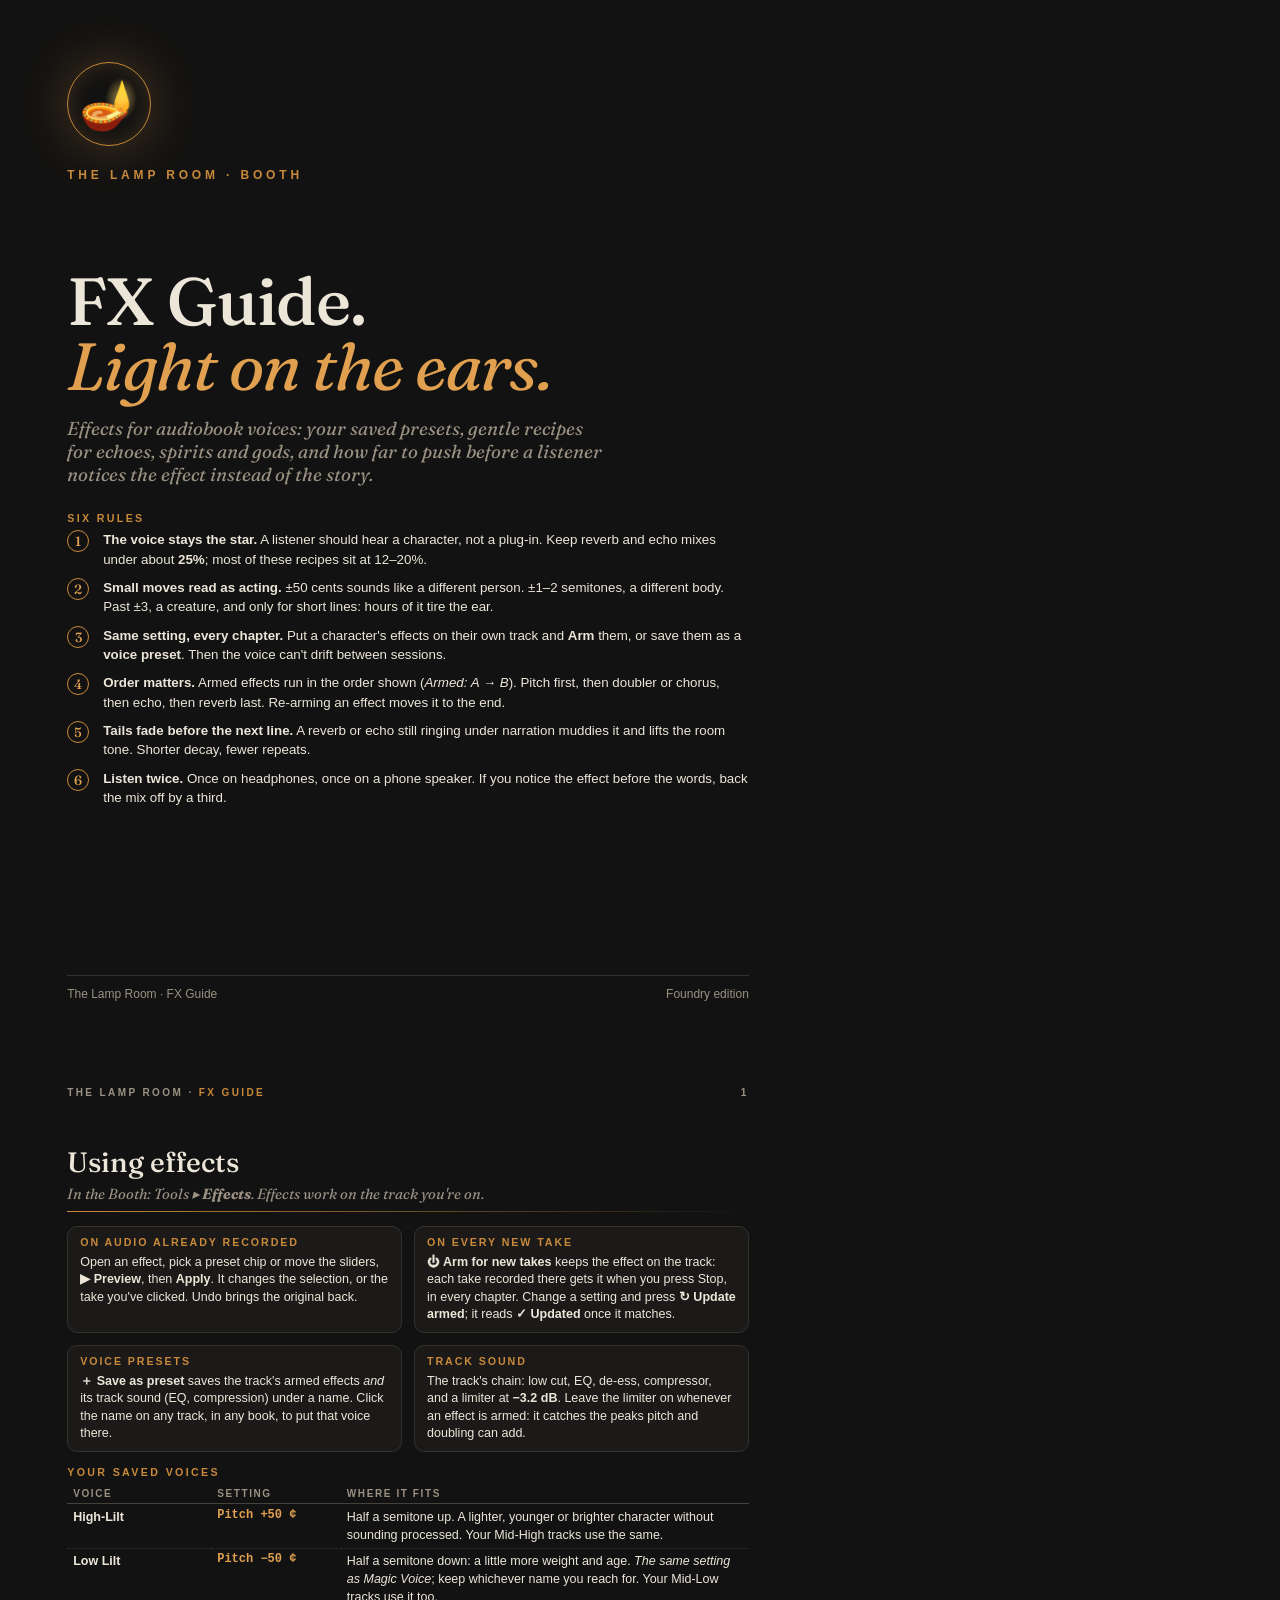
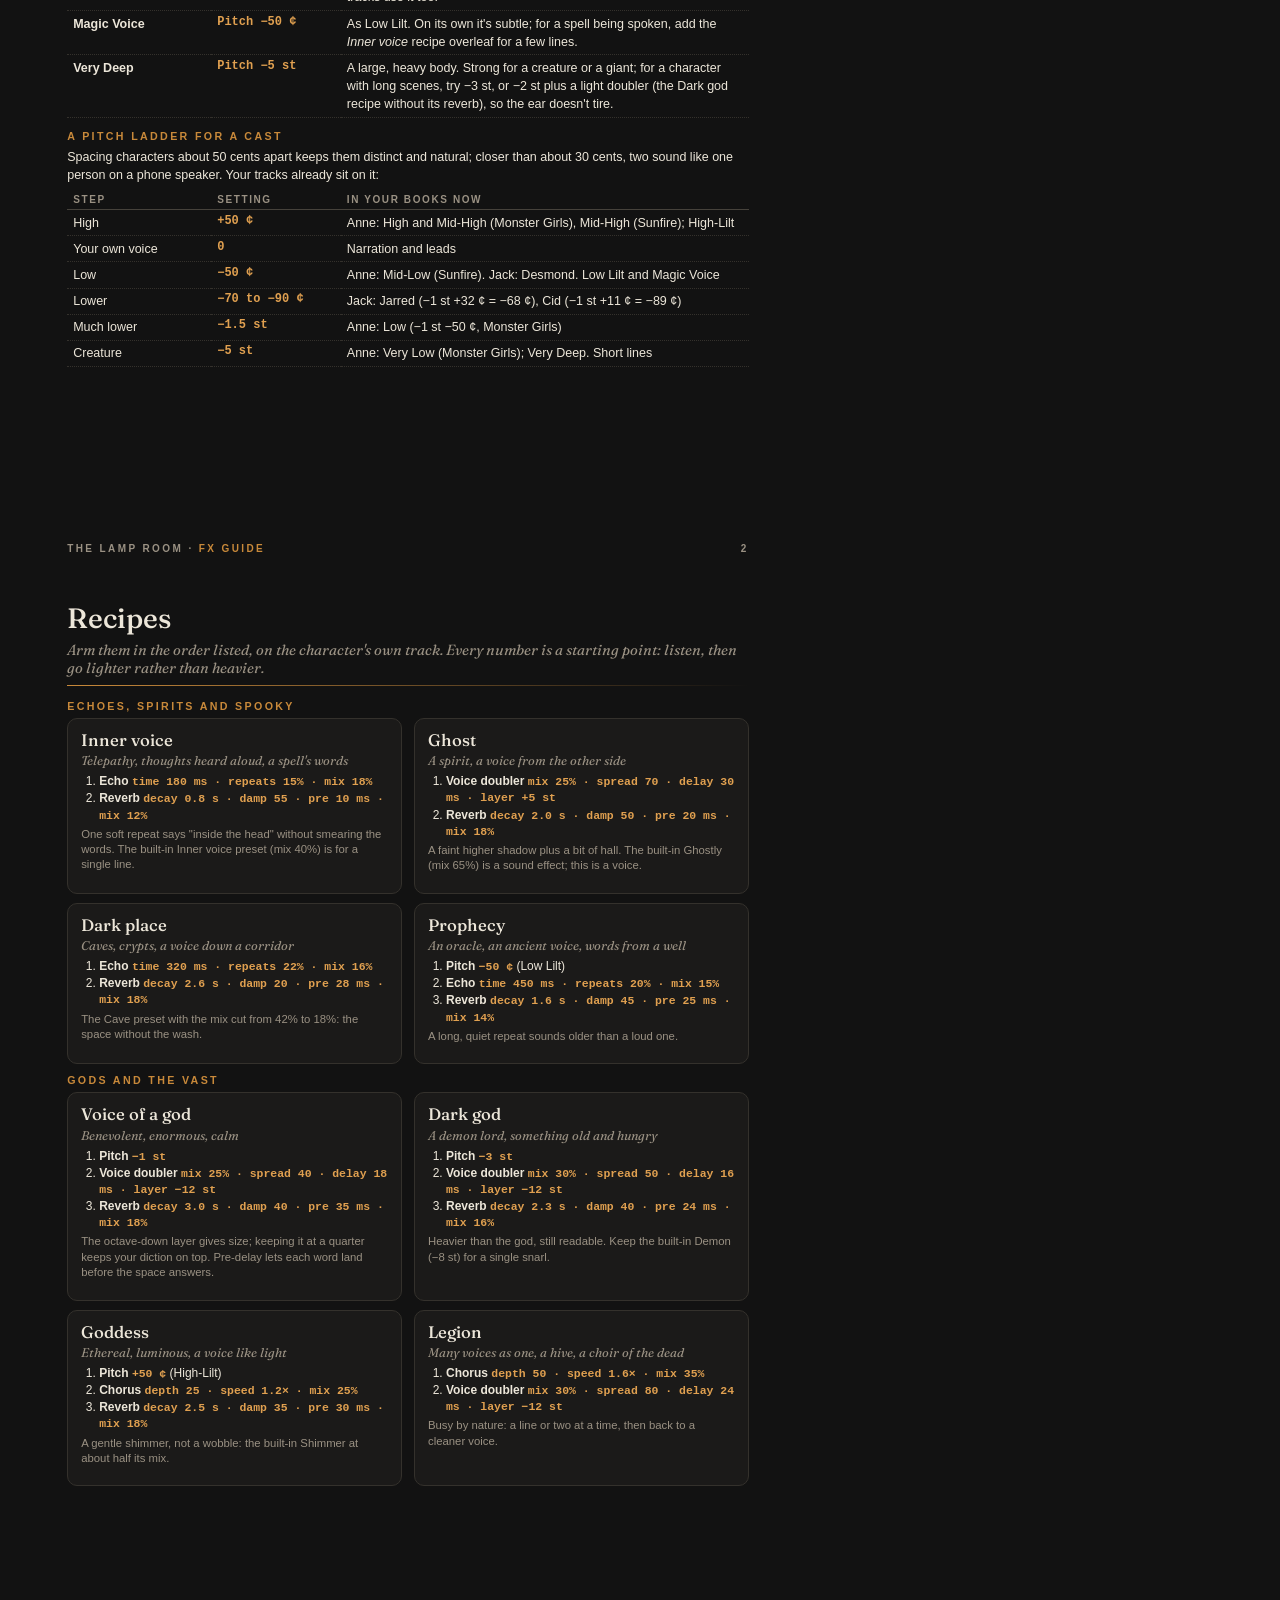
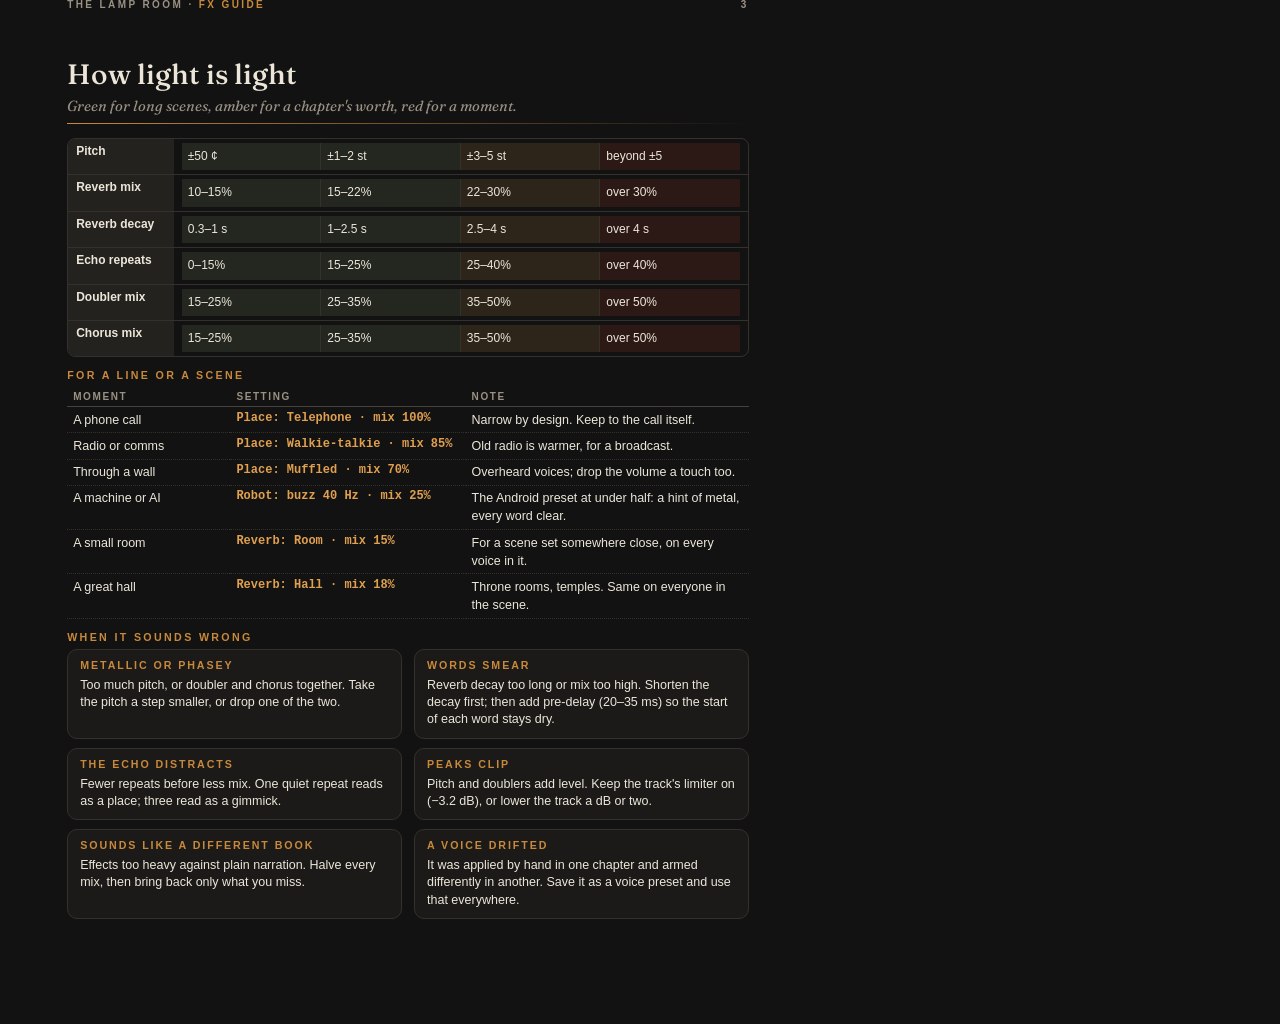
<file: guide/src/fx.html>
<!DOCTYPE html>
<html lang="en"><head><meta charset="utf-8"><title>The Lamp Room — FX Guide</title>
<link rel="stylesheet" href="print.css">
<style>
  @page { size: Letter; margin: 0; }
  .page { width: 8.5in; height: 11in; padding: .65in .7in .55in; position: relative; page-break-after: always; break-after: page; overflow: hidden; }
  .page:last-child { page-break-after: auto; break-after: auto; }
  .cover { display: flex; flex-direction: column; justify-content: space-between; }
  .mark { font: 600 9pt var(--sans); letter-spacing: .32em; text-transform: uppercase; color: var(--brass); }
  .cover h1 { font-size: 50pt; line-height: .98; letter-spacing: -.02em; margin-top: .9in; }
  .cover h1 i { color: var(--brass-hi); font-weight: 400; }
  .cover .sub { font: italic 400 14pt var(--serif); color: var(--muted); margin-top: 18px; max-width: 5.6in; }
  .lamp { width: 84px; height: 84px; border: 1px solid var(--brass); border-radius: 50%; display: grid; place-items: center; font-size: 36pt; box-shadow: 0 0 60px -10px #c8893a88, inset 0 0 30px -10px #c8893a66; }
  .foot { font-size: 9pt; color: var(--muted); display: flex; justify-content: space-between; border-top: 1px solid var(--line); padding-top: 10px; }
  .runhead { position: absolute; top: .32in; left: .7in; right: .7in; display: flex; justify-content: space-between; font: 600 7.5pt var(--sans); letter-spacing: .24em; text-transform: uppercase; color: var(--muted); }
  .runhead b { color: var(--brass); font-weight: 600; }
  h2 { font-size: 21pt; margin-bottom: 2px; } .lead { font: italic 400 11pt var(--serif); color: var(--muted); margin: 0 0 4px; }
  .tip { border-left: 2px solid var(--brass); padding: 6px 12px; margin: 8px 0 0; font-size: 9.5pt; color: #d6cfc1; background: #ffffff06; border-radius: 0 6px 6px 0; }
  .grid2 { display: grid; grid-template-columns: 1fr 1fr; gap: 12px; }
  .card { background: var(--panel); border: 1px solid var(--line); border-radius: 10px; padding: 9px 12px; break-inside: avoid; font-size: 9.4pt; line-height: 1.38; }
  .card h3 { font: 600 8pt var(--sans); letter-spacing: .18em; text-transform: uppercase; color: var(--brass); margin-bottom: 6px; }
  .rules { margin: 0; padding: 0; list-style: none; }
  .rules li { display: grid; grid-template-columns: 26px 1fr; gap: 10px; margin: 0 0 9px; font-size: 10pt; }
  .rules li b.n { width: 22px; height: 22px; border-radius: 50%; border: 1px solid var(--brass); color: var(--brass-hi); display: grid; place-items: center; font: 500 10pt var(--serif); }
  table { width: 100%; border-collapse: collapse; font-size: 9.4pt; }
  th { text-align: left; font: 600 7.5pt var(--sans); letter-spacing: .16em; text-transform: uppercase; color: var(--muted); padding: 4px 6px; border-bottom: 1px solid var(--line2); }
  td { padding: 3.5px 6px; border-bottom: 1px dotted var(--line); vertical-align: top; }
  td.v { font: 600 9pt var(--mono); color: var(--brass-hi); white-space: nowrap; }
  .recipe { background: var(--panel); border: 1px solid var(--line); border-radius: 10px; padding: 9px 13px 8px; break-inside: avoid; }
  .recipe h3 { font-size: 12.5pt; margin: 0 0 1px; }
  .recipe .use { font: italic 400 9.5pt var(--serif); color: var(--muted); margin: 0 0 5px; }
  .recipe ol { margin: 0; padding-left: 18px; font-size: 9pt; line-height: 1.35; } .recipe li { margin: 1px 0; }
  .recipe li b { color: var(--ink); } .recipe .set { font: 600 8.6pt var(--mono); color: var(--brass-hi); }
  .recipe .why { font-size: 8.5pt; line-height: 1.35; color: var(--muted); margin-top: 4px; }
  .sec { font: 600 8pt var(--sans); letter-spacing: .22em; text-transform: uppercase; color: var(--brass); margin: 12px 0 6px; }
  .grid2.r { gap: 9px 12px; }
  .meter { display: grid; grid-template-columns: 1.1in 1fr; gap: 0; border: 1px solid var(--line); border-radius: 8px; overflow: hidden; font-size: 9pt; margin-bottom: 8px; }
  .meter div { padding: 4px 8px; border-bottom: 1px solid var(--line); } .meter div:nth-last-child(-n+2) { border-bottom: 0; }
  .meter .k { background: var(--panel2); font-weight: 600; }
  .band { display: grid; grid-template-columns: repeat(4, 1fr); }
  .band span { padding: 5px 6px; border-right: 1px solid var(--line); } .band span:last-child { border-right: 0; }
  .ok { background: #8fae7a22; } .mid { background: #d9a04a22; } .hot { background: #c0472f26; }
</style></head>
<body class="grain">

<!-- cover: the ground rules -->
<div class="page cover">
  <div>
    <div class="lamp">🪔</div>
    <div class="mark" style="margin-top:22px">The Lamp Room · Booth</div>
    <h1>FX Guide.<br><i>Light on the ears.</i></h1>
    <p class="sub">Effects for audiobook voices: your saved presets, gentle recipes for echoes, spirits and gods, and how far to push before a listener notices the effect instead of the story.</p>
    <div class="sec" style="margin-top:26px">Six rules</div>
    <ul class="rules">
      <li><b class="n">1</b><div><b>The voice stays the star.</b> A listener should hear a character, not a plug-in. Keep reverb and echo mixes under about <b class="t">25%</b>; most of these recipes sit at 12–20%.</div></li>
      <li><b class="n">2</b><div><b>Small moves read as acting.</b> ±50 cents sounds like a different person. ±1–2 semitones, a different body. Past ±3, a creature, and only for short lines: hours of it tire the ear.</div></li>
      <li><b class="n">3</b><div><b>Same setting, every chapter.</b> Put a character's effects on their own track and <b>Arm</b> them, or save them as a <b>voice preset</b>. Then the voice can't drift between sessions.</div></li>
      <li><b class="n">4</b><div><b>Order matters.</b> Armed effects run in the order shown (<i>Armed: A → B</i>). Pitch first, then doubler or chorus, then echo, then reverb last. Re-arming an effect moves it to the end.</div></li>
      <li><b class="n">5</b><div><b>Tails fade before the next line.</b> A reverb or echo still ringing under narration muddies it and lifts the room tone. Shorter decay, fewer repeats.</div></li>
      <li><b class="n">6</b><div><b>Listen twice.</b> Once on headphones, once on a phone speaker. If you notice the effect before the words, back the mix off by a third.</div></li>
    </ul>
  </div>
  <div class="foot"><span>The Lamp Room · FX Guide</span><span>Foundry edition</span></div>
</div>

<!-- how to use, and your voices -->
<div class="page">
  <div class="runhead"><span>The Lamp Room · <b>FX Guide</b></span><span>1</span></div>
  <div style="margin-top:.25in">
    <h2>Using effects</h2><p class="lead">In the Booth: Tools ▸ <b>Effects</b>. Effects work on the track you're on.</p><div class="rule"></div>
    <div class="grid2">
      <div class="card"><h3>On audio already recorded</h3>Open an effect, pick a preset chip or move the sliders, <b>▶ Preview</b>, then <b>Apply</b>. It changes the selection, or the take you've clicked. Undo brings the original back.</div>
      <div class="card"><h3>On every new take</h3><b>⏻ Arm for new takes</b> keeps the effect on the track: each take recorded there gets it when you press Stop, in every chapter. Change a setting and press <b>↻ Update armed</b>; it reads <b>✓ Updated</b> once it matches.</div>
      <div class="card"><h3>Voice presets</h3><b>＋ Save as preset</b> saves the track's armed effects <i>and</i> its track sound (EQ, compression) under a name. Click the name on any track, in any book, to put that voice there.</div>
      <div class="card"><h3>Track sound</h3>The track's chain: low cut, EQ, de-ess, compressor, and a limiter at <b>−3.2 dB</b>. Leave the limiter on whenever an effect is armed: it catches the peaks pitch and doubling can add.</div>
    </div>

    <div class="sec" style="margin-top:14px">Your saved voices</div>
    <table>
      <tr><th style="width:1.5in">Voice</th><th style="width:1.35in">Setting</th><th>Where it fits</th></tr>
      <tr><td><b>High-Lilt</b></td><td class="v">Pitch +50 ¢</td><td>Half a semitone up. A lighter, younger or brighter character without sounding processed. Your Mid-High tracks use the same.</td></tr>
      <tr><td><b>Low Lilt</b></td><td class="v">Pitch −50 ¢</td><td>Half a semitone down: a little more weight and age. <i>The same setting as Magic Voice</i>; keep whichever name you reach for. Your Mid-Low tracks use it too.</td></tr>
      <tr><td><b>Magic Voice</b></td><td class="v">Pitch −50 ¢</td><td>As Low Lilt. On its own it's subtle; for a spell being spoken, add the <i>Inner voice</i> recipe overleaf for a few lines.</td></tr>
      <tr><td><b>Very Deep</b></td><td class="v">Pitch −5 st</td><td>A large, heavy body. Strong for a creature or a giant; for a character with long scenes, try −3 st, or −2 st plus a light doubler (the Dark god recipe without its reverb), so the ear doesn't tire.</td></tr>
    </table>

    <div class="sec" style="margin-top:12px">A pitch ladder for a cast</div>
    <p style="margin:0 0 6px;font-size:9.4pt">Spacing characters about 50 cents apart keeps them distinct and natural; closer than about 30 cents, two sound like one person on a phone speaker. Your tracks already sit on it:</p>
    <table>
      <tr><th style="width:1.5in">Step</th><th style="width:1.35in">Setting</th><th>In your books now</th></tr>
      <tr><td>High</td><td class="v">+50 ¢</td><td>Anne: High and Mid-High (Monster Girls), Mid-High (Sunfire); High-Lilt</td></tr>
      <tr><td>Your own voice</td><td class="v">0</td><td>Narration and leads</td></tr>
      <tr><td>Low</td><td class="v">−50 ¢</td><td>Anne: Mid-Low (Sunfire). Jack: Desmond. Low Lilt and Magic Voice</td></tr>
      <tr><td>Lower</td><td class="v">−70 to −90 ¢</td><td>Jack: Jarred (−1 st +32 ¢ = −68 ¢), Cid (−1 st +11 ¢ = −89 ¢)</td></tr>
      <tr><td>Much lower</td><td class="v">−1.5 st</td><td>Anne: Low (−1 st −50 ¢, Monster Girls)</td></tr>
      <tr><td>Creature</td><td class="v">−5 st</td><td>Anne: Very Low (Monster Girls); Very Deep. Short lines</td></tr>
    </table>
  </div>
</div>

<!-- recipes -->
<div class="page">
  <div class="runhead"><span>The Lamp Room · <b>FX Guide</b></span><span>2</span></div>
  <div style="margin-top:.25in">
    <h2>Recipes</h2><p class="lead">Arm them in the order listed, on the character's own track. Every number is a starting point: listen, then go lighter rather than heavier.</p><div class="rule"></div>

    <div class="sec">Echoes, spirits and spooky</div>
    <div class="grid2 r">
      <div class="recipe"><h3>Inner voice</h3><p class="use">Telepathy, thoughts heard aloud, a spell's words</p>
        <ol><li><b>Echo</b> <span class="set">time 180 ms · repeats 15% · mix 18%</span></li><li><b>Reverb</b> <span class="set">decay 0.8 s · damp 55 · pre 10 ms · mix 12%</span></li></ol>
        <p class="why">One soft repeat says "inside the head" without smearing the words. The built-in Inner voice preset (mix 40%) is for a single line.</p></div>
      <div class="recipe"><h3>Ghost</h3><p class="use">A spirit, a voice from the other side</p>
        <ol><li><b>Voice doubler</b> <span class="set">mix 25% · spread 70 · delay 30 ms · layer +5 st</span></li><li><b>Reverb</b> <span class="set">decay 2.0 s · damp 50 · pre 20 ms · mix 18%</span></li></ol>
        <p class="why">A faint higher shadow plus a bit of hall. The built-in Ghostly (mix 65%) is a sound effect; this is a voice.</p></div>
      <div class="recipe"><h3>Dark place</h3><p class="use">Caves, crypts, a voice down a corridor</p>
        <ol><li><b>Echo</b> <span class="set">time 320 ms · repeats 22% · mix 16%</span></li><li><b>Reverb</b> <span class="set">decay 2.6 s · damp 20 · pre 28 ms · mix 18%</span></li></ol>
        <p class="why">The Cave preset with the mix cut from 42% to 18%: the space without the wash.</p></div>
      <div class="recipe"><h3>Prophecy</h3><p class="use">An oracle, an ancient voice, words from a well</p>
        <ol><li><b>Pitch</b> <span class="set">−50 ¢</span> (Low Lilt)</li><li><b>Echo</b> <span class="set">time 450 ms · repeats 20% · mix 15%</span></li><li><b>Reverb</b> <span class="set">decay 1.6 s · damp 45 · pre 25 ms · mix 14%</span></li></ol>
        <p class="why">A long, quiet repeat sounds older than a loud one.</p></div>
    </div>

    <div class="sec" style="margin-top:10px">Gods and the vast</div>
    <div class="grid2 r">
      <div class="recipe"><h3>Voice of a god</h3><p class="use">Benevolent, enormous, calm</p>
        <ol><li><b>Pitch</b> <span class="set">−1 st</span></li><li><b>Voice doubler</b> <span class="set">mix 25% · spread 40 · delay 18 ms · layer −12 st</span></li><li><b>Reverb</b> <span class="set">decay 3.0 s · damp 40 · pre 35 ms · mix 18%</span></li></ol>
        <p class="why">The octave-down layer gives size; keeping it at a quarter keeps your diction on top. Pre-delay lets each word land before the space answers.</p></div>
      <div class="recipe"><h3>Dark god</h3><p class="use">A demon lord, something old and hungry</p>
        <ol><li><b>Pitch</b> <span class="set">−3 st</span></li><li><b>Voice doubler</b> <span class="set">mix 30% · spread 50 · delay 16 ms · layer −12 st</span></li><li><b>Reverb</b> <span class="set">decay 2.3 s · damp 40 · pre 24 ms · mix 16%</span></li></ol>
        <p class="why">Heavier than the god, still readable. Keep the built-in Demon (−8 st) for a single snarl.</p></div>
      <div class="recipe"><h3>Goddess</h3><p class="use">Ethereal, luminous, a voice like light</p>
        <ol><li><b>Pitch</b> <span class="set">+50 ¢</span> (High-Lilt)</li><li><b>Chorus</b> <span class="set">depth 25 · speed 1.2× · mix 25%</span></li><li><b>Reverb</b> <span class="set">decay 2.5 s · damp 35 · pre 30 ms · mix 18%</span></li></ol>
        <p class="why">A gentle shimmer, not a wobble: the built-in Shimmer at about half its mix.</p></div>
      <div class="recipe"><h3>Legion</h3><p class="use">Many voices as one, a hive, a choir of the dead</p>
        <ol><li><b>Chorus</b> <span class="set">depth 50 · speed 1.6× · mix 35%</span></li><li><b>Voice doubler</b> <span class="set">mix 30% · spread 80 · delay 24 ms · layer −12 st</span></li></ol>
        <p class="why">Busy by nature: a line or two at a time, then back to a cleaner voice.</p></div>
    </div>
  </div>
</div>

<!-- limits and fixes -->
<div class="page">
  <div class="runhead"><span>The Lamp Room · <b>FX Guide</b></span><span>3</span></div>
  <div style="margin-top:.25in">
    <h2>How light is light</h2><p class="lead">Green for long scenes, amber for a chapter's worth, red for a moment.</p><div class="rule"></div>
    <div class="meter"><div class="k">Pitch</div><div class="band"><span class="ok">±50 ¢</span><span class="ok">±1–2 st</span><span class="mid">±3–5 st</span><span class="hot">beyond ±5</span></div>
      <div class="k">Reverb mix</div><div class="band"><span class="ok">10–15%</span><span class="ok">15–22%</span><span class="mid">22–30%</span><span class="hot">over 30%</span></div>
      <div class="k">Reverb decay</div><div class="band"><span class="ok">0.3–1 s</span><span class="ok">1–2.5 s</span><span class="mid">2.5–4 s</span><span class="hot">over 4 s</span></div>
      <div class="k">Echo repeats</div><div class="band"><span class="ok">0–15%</span><span class="ok">15–25%</span><span class="mid">25–40%</span><span class="hot">over 40%</span></div>
      <div class="k">Doubler mix</div><div class="band"><span class="ok">15–25%</span><span class="ok">25–35%</span><span class="mid">35–50%</span><span class="hot">over 50%</span></div>
      <div class="k">Chorus mix</div><div class="band"><span class="ok">15–25%</span><span class="ok">25–35%</span><span class="mid">35–50%</span><span class="hot">over 50%</span></div></div>

    <div class="sec" style="margin-top:12px">For a line or a scene</div>
    <table>
      <tr><th style="width:1.7in">Moment</th><th style="width:2.45in">Setting</th><th>Note</th></tr>
      <tr><td>A phone call</td><td class="v">Place: Telephone · mix 100%</td><td>Narrow by design. Keep to the call itself.</td></tr>
      <tr><td>Radio or comms</td><td class="v">Place: Walkie-talkie · mix 85%</td><td>Old radio is warmer, for a broadcast.</td></tr>
      <tr><td>Through a wall</td><td class="v">Place: Muffled · mix 70%</td><td>Overheard voices; drop the volume a touch too.</td></tr>
      <tr><td>A machine or AI</td><td class="v">Robot: buzz 40 Hz · mix 25%</td><td>The Android preset at under half: a hint of metal, every word clear.</td></tr>
      <tr><td>A small room</td><td class="v">Reverb: Room · mix 15%</td><td>For a scene set somewhere close, on every voice in it.</td></tr>
      <tr><td>A great hall</td><td class="v">Reverb: Hall · mix 18%</td><td>Throne rooms, temples. Same on everyone in the scene.</td></tr>
    </table>

    <div class="sec" style="margin-top:12px">When it sounds wrong</div>
    <div class="grid2" style="gap:9px 12px">
      <div class="card"><h3>Metallic or phasey</h3>Too much pitch, or doubler and chorus together. Take the pitch a step smaller, or drop one of the two.</div>
      <div class="card"><h3>Words smear</h3>Reverb decay too long or mix too high. Shorten the decay first; then add pre-delay (20–35 ms) so the start of each word stays dry.</div>
      <div class="card"><h3>The echo distracts</h3>Fewer repeats before less mix. One quiet repeat reads as a place; three read as a gimmick.</div>
      <div class="card"><h3>Peaks clip</h3>Pitch and doublers add level. Keep the track's limiter on (−3.2 dB), or lower the track a dB or two.</div>
      <div class="card"><h3>Sounds like a different book</h3>Effects too heavy against plain narration. Halve every mix, then bring back only what you miss.</div>
      <div class="card"><h3>A voice drifted</h3>It was applied by hand in one chapter and armed differently in another. Save it as a voice preset and use that everywhere.</div>
    </div>
  </div>
</div>
</body></html>
</file>
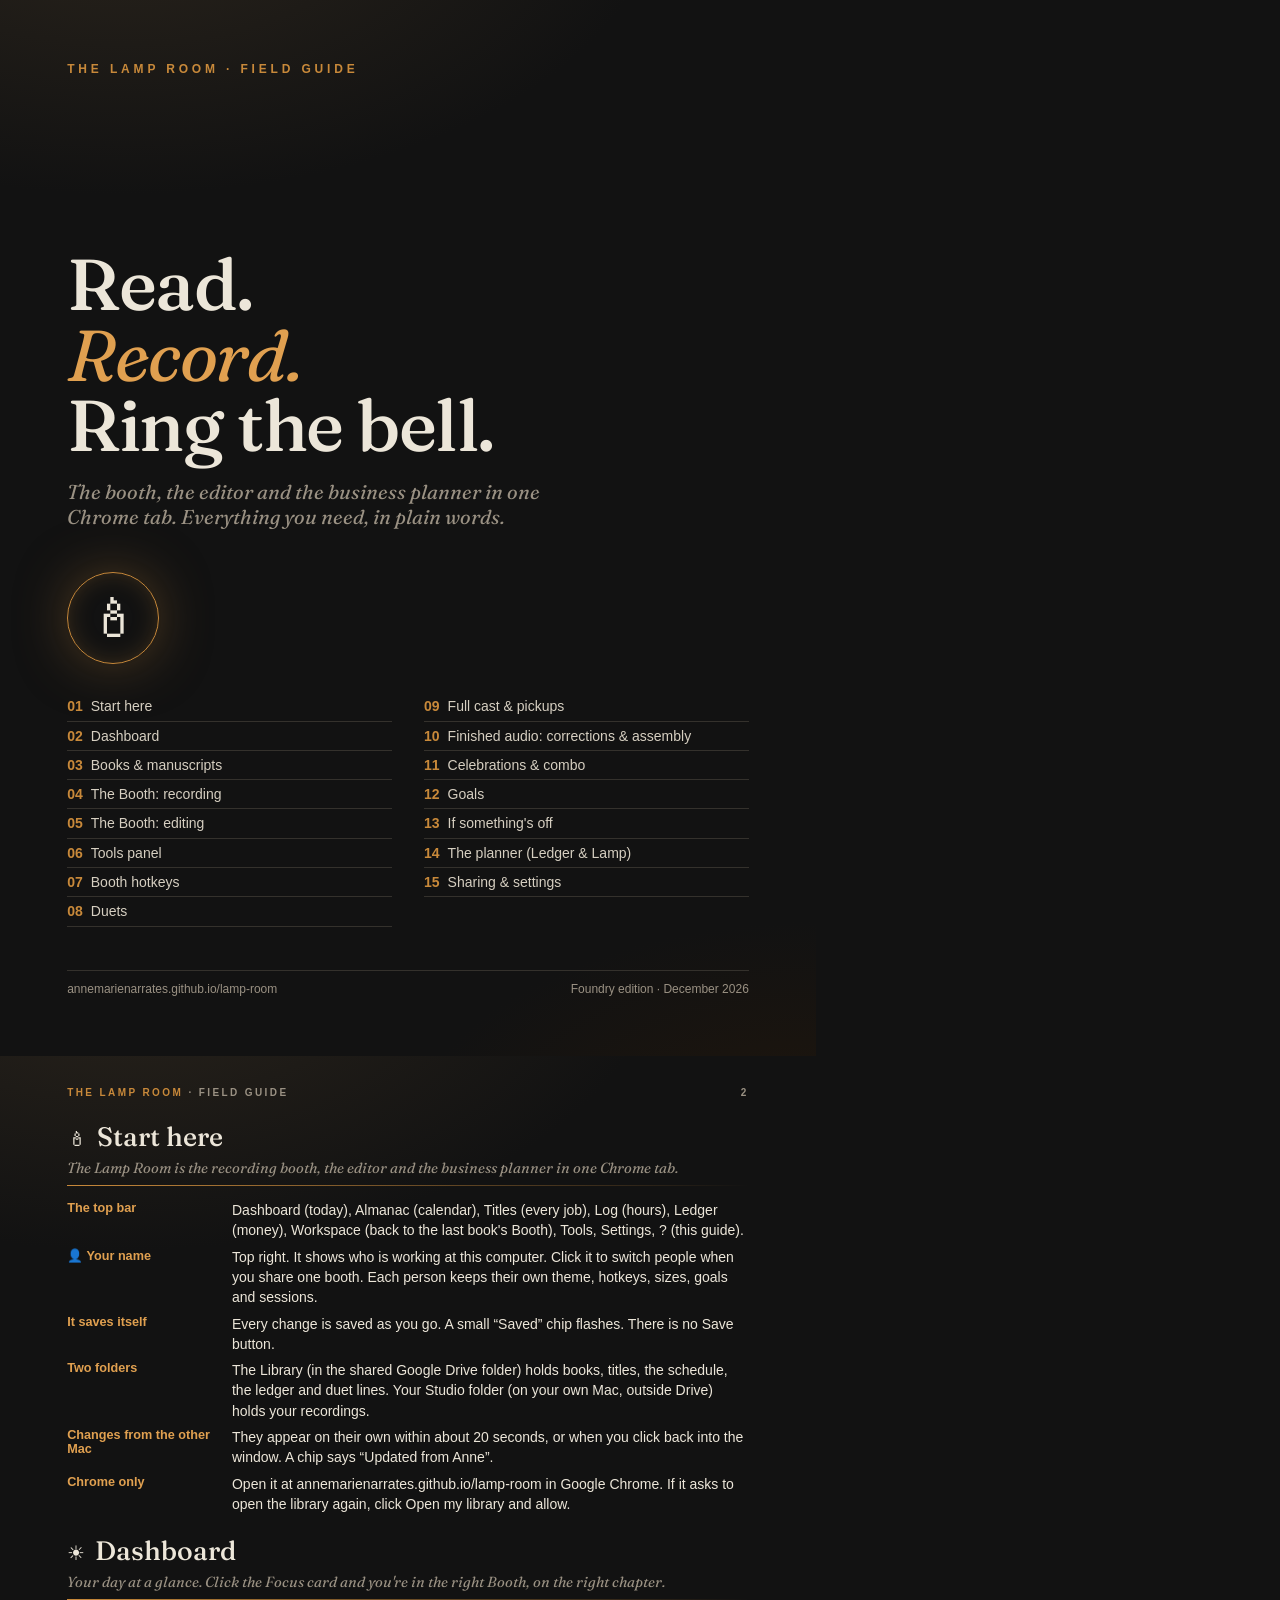
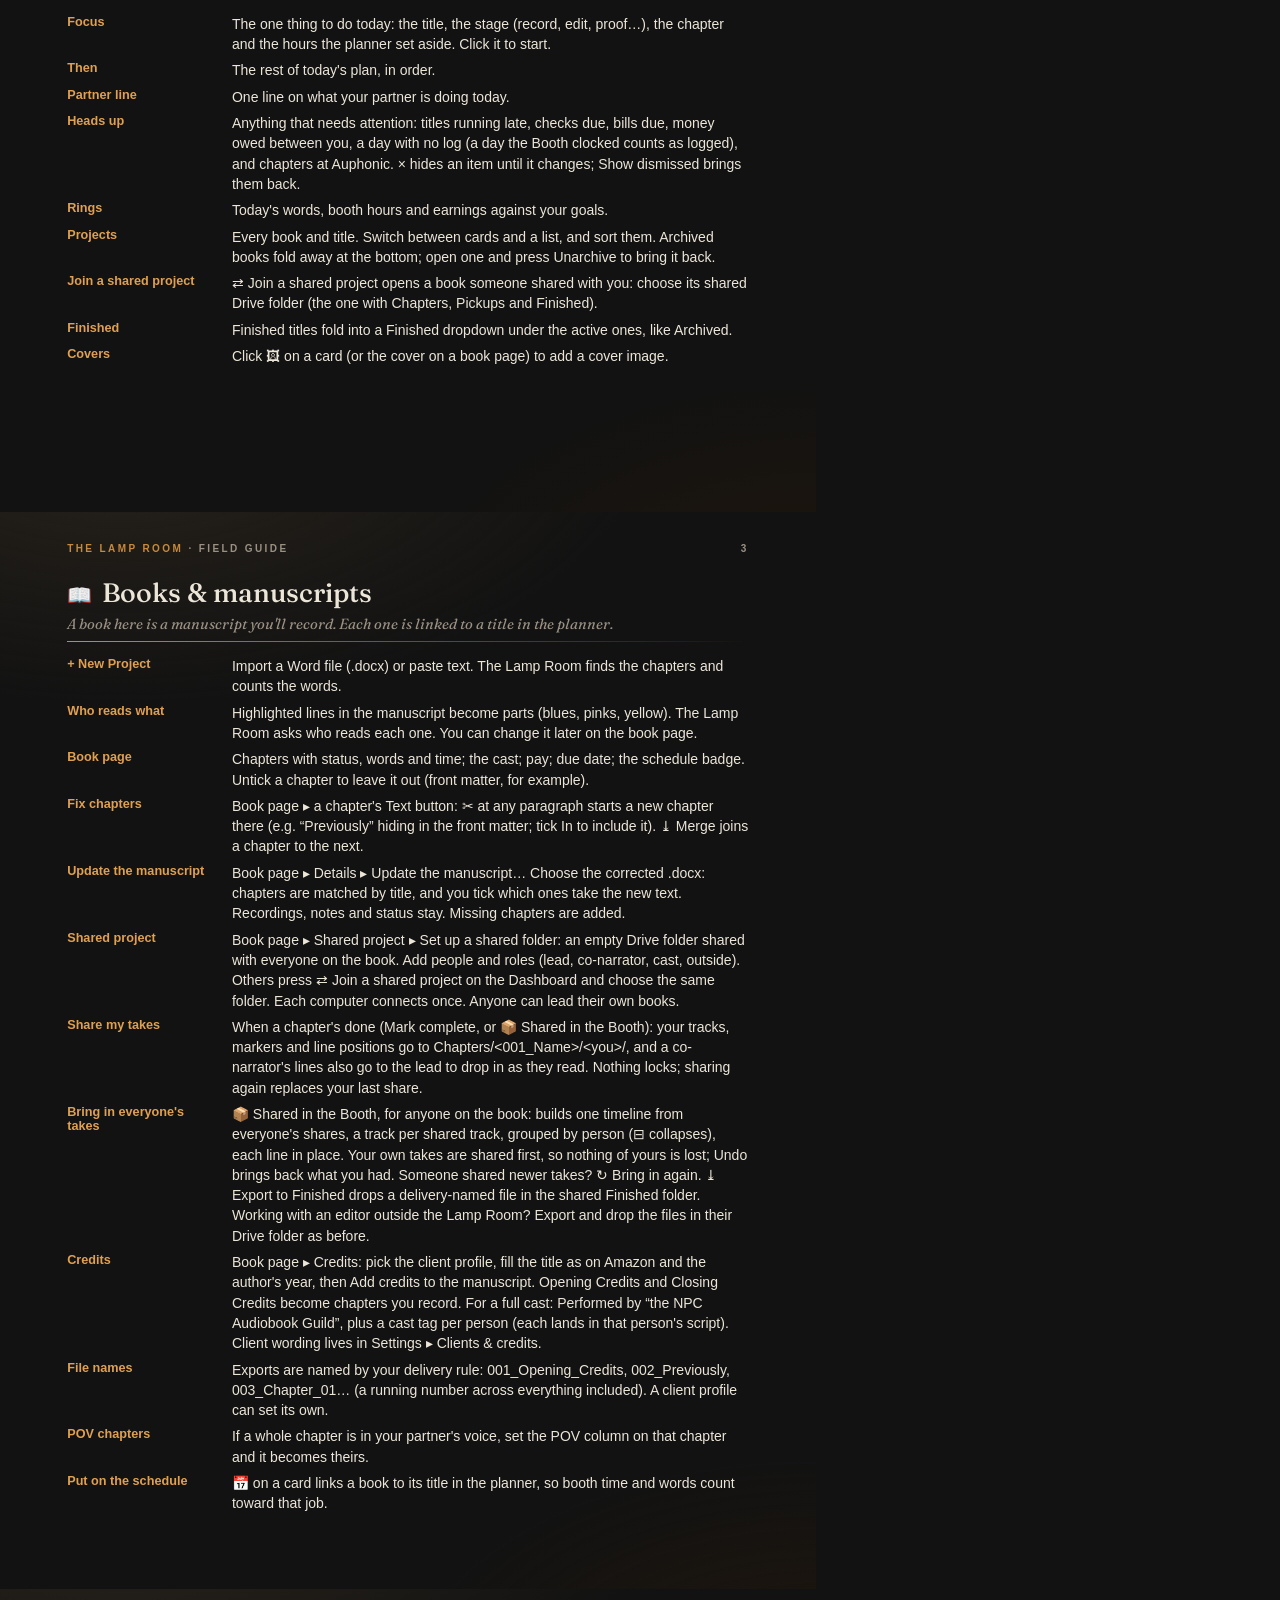
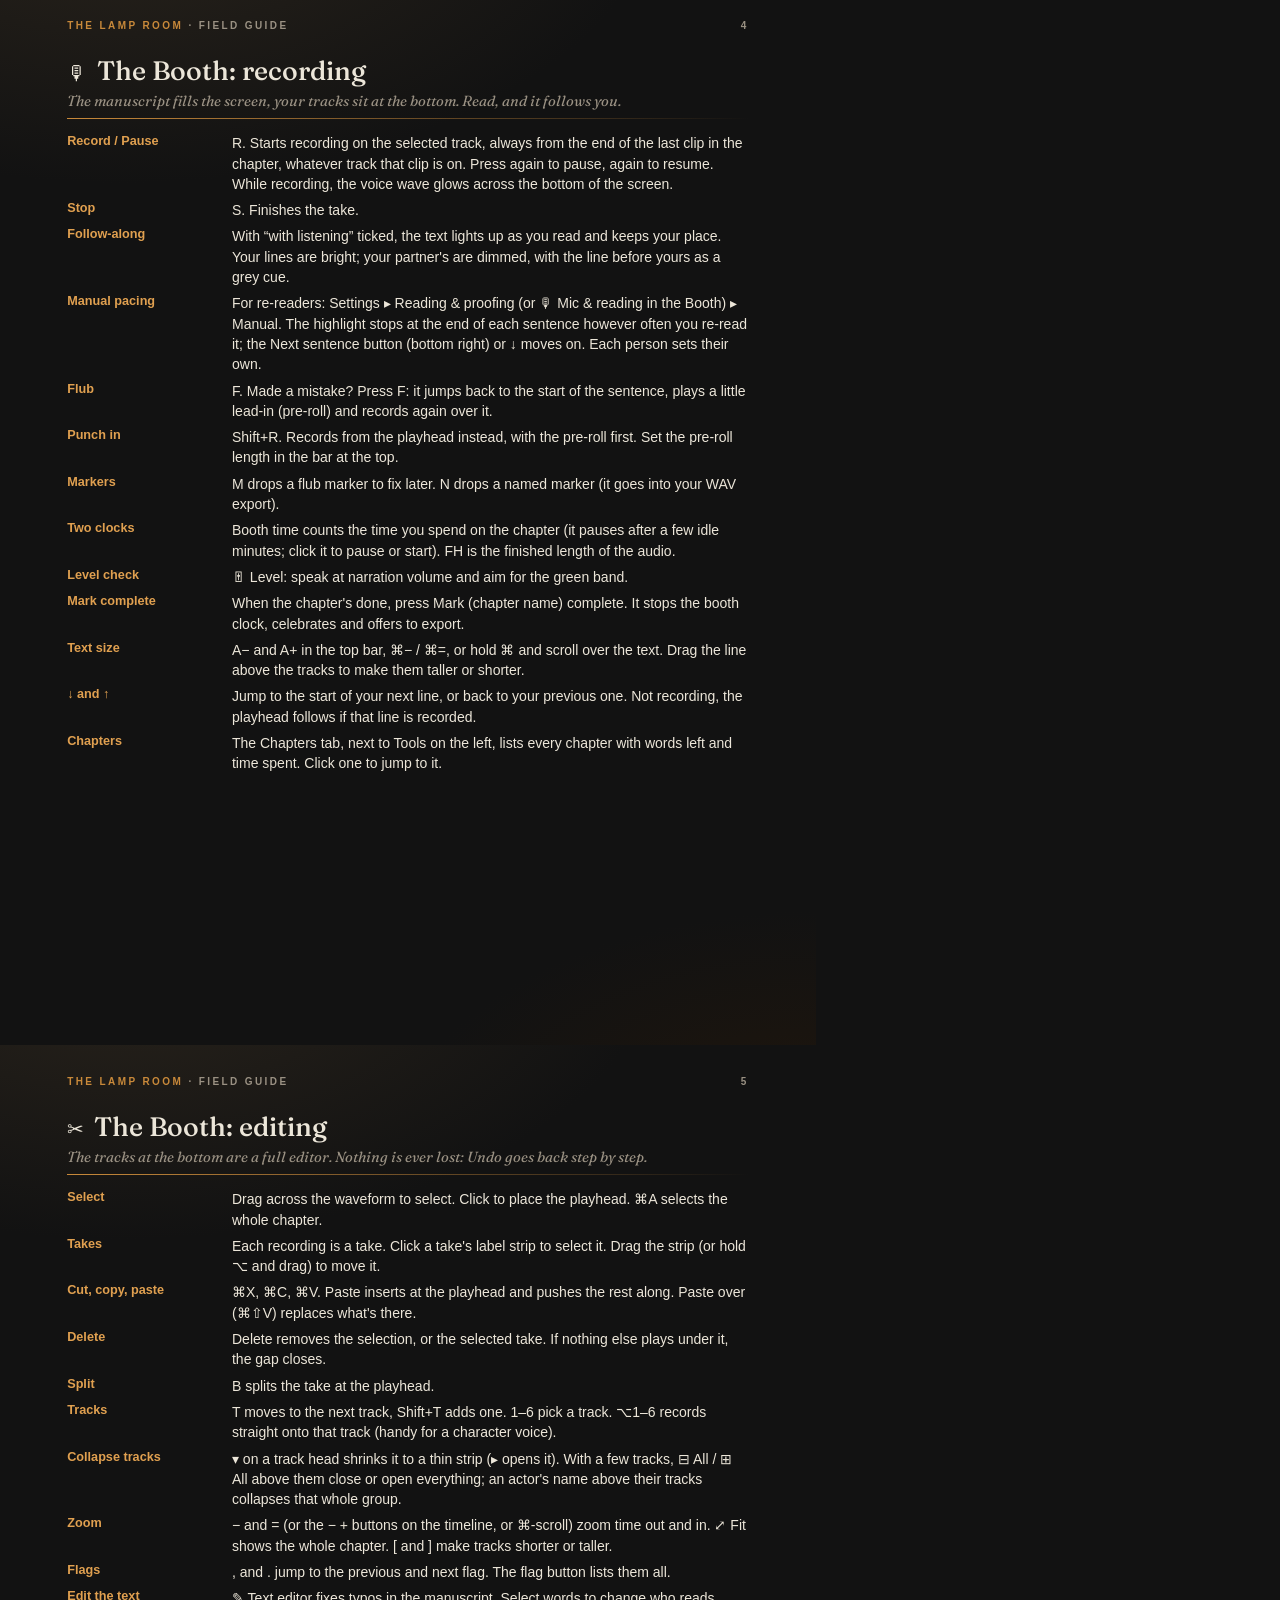
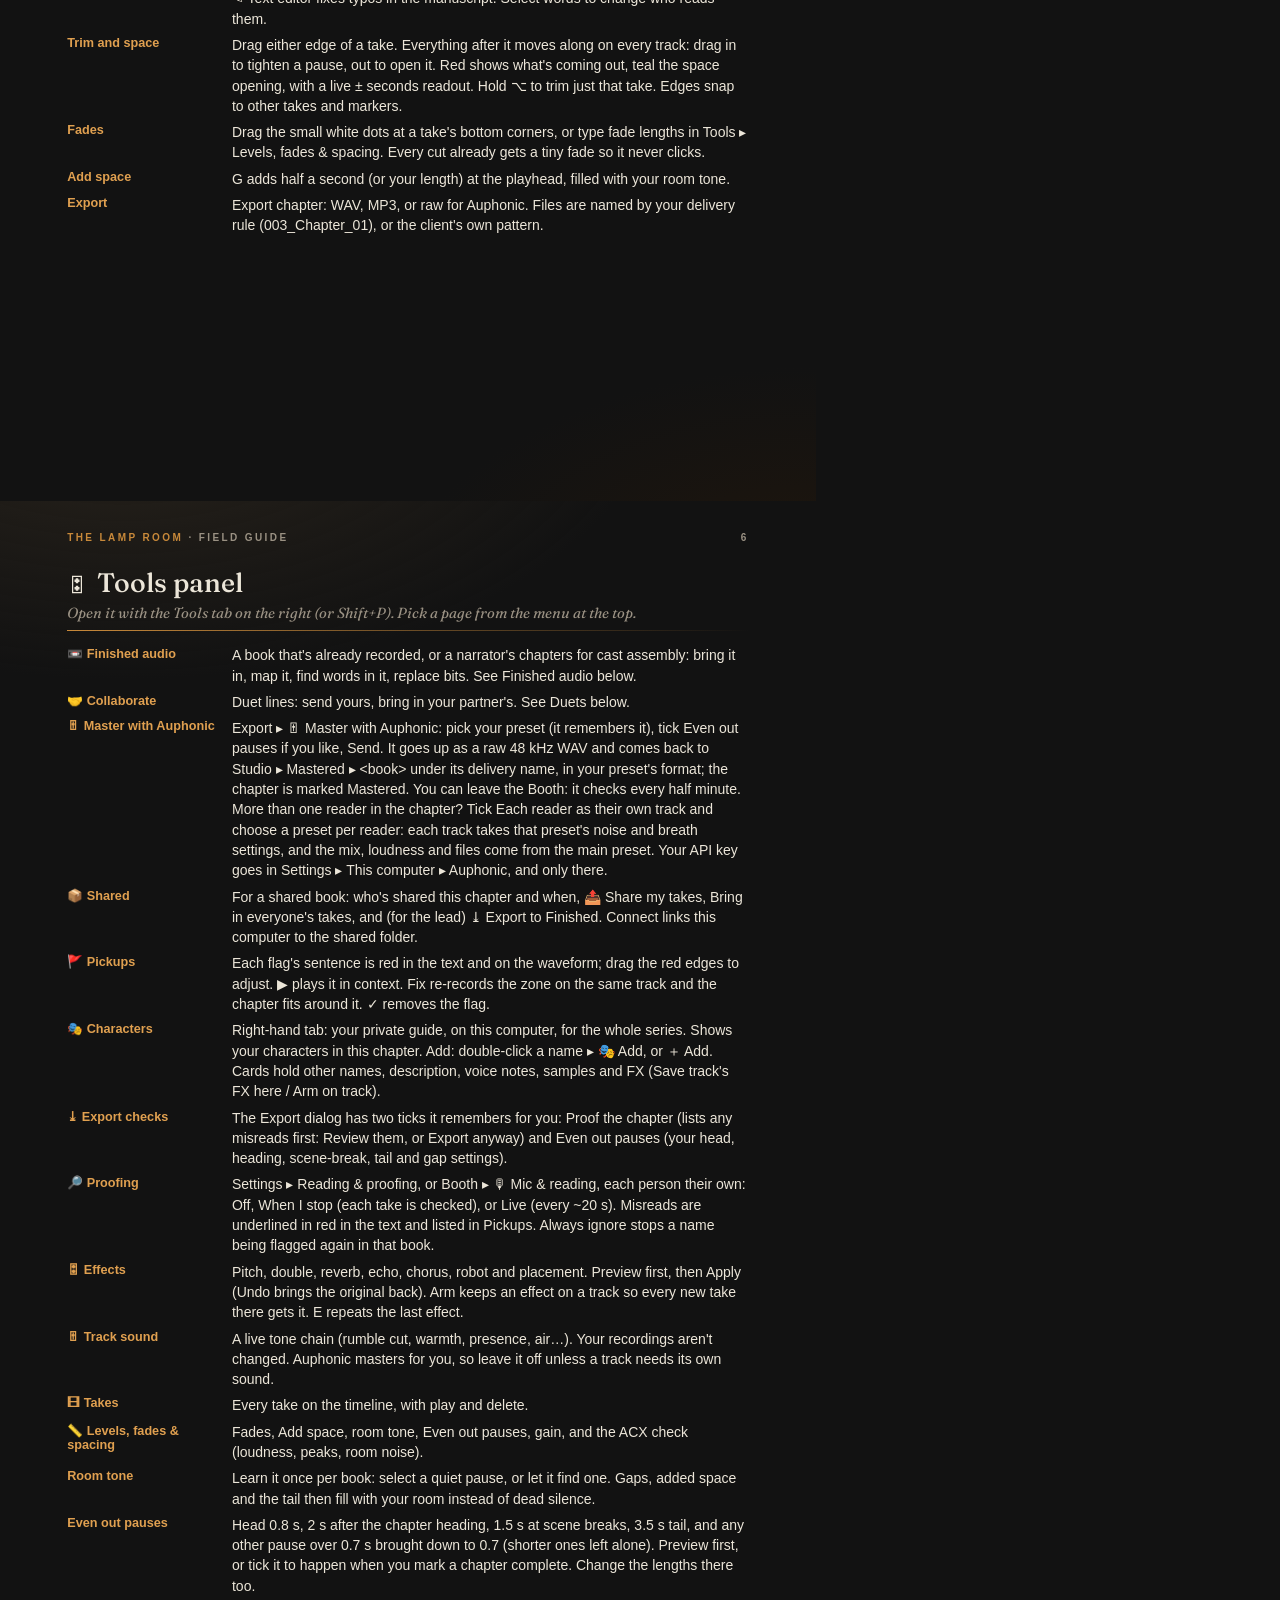
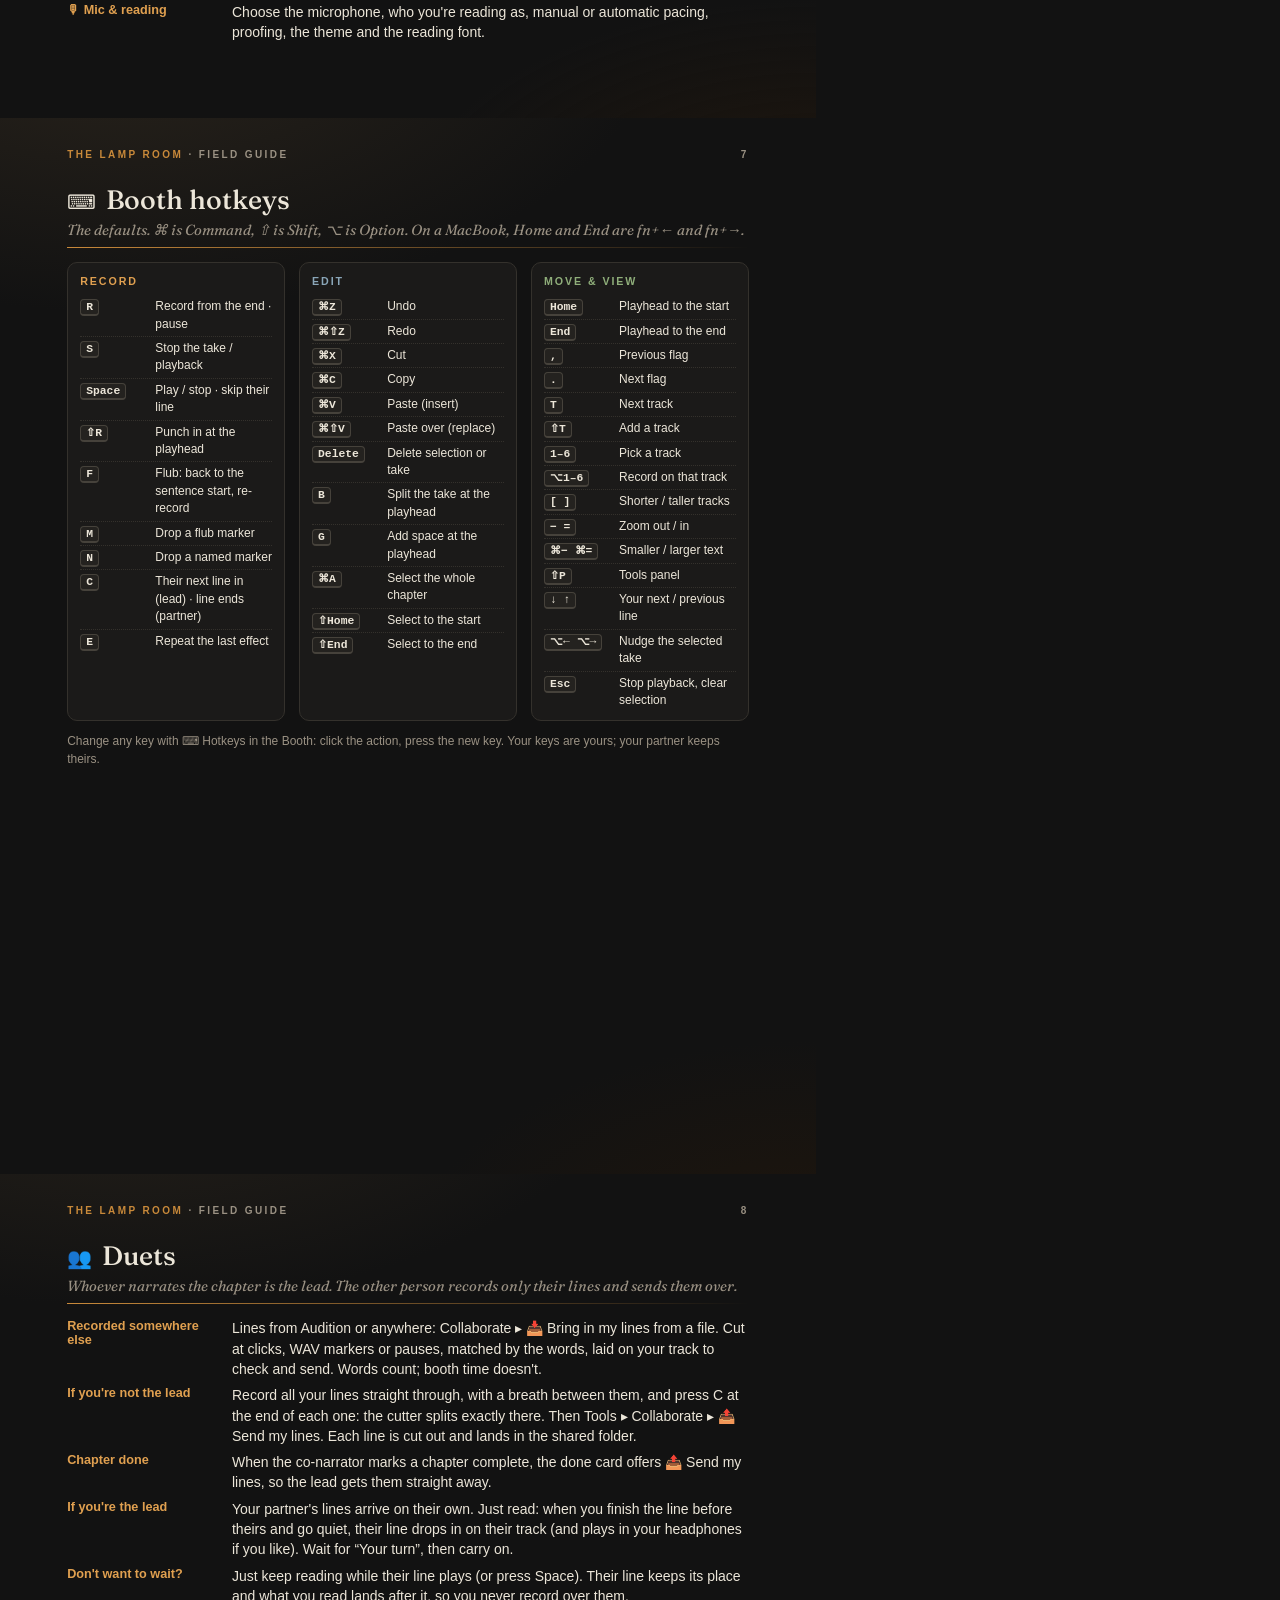
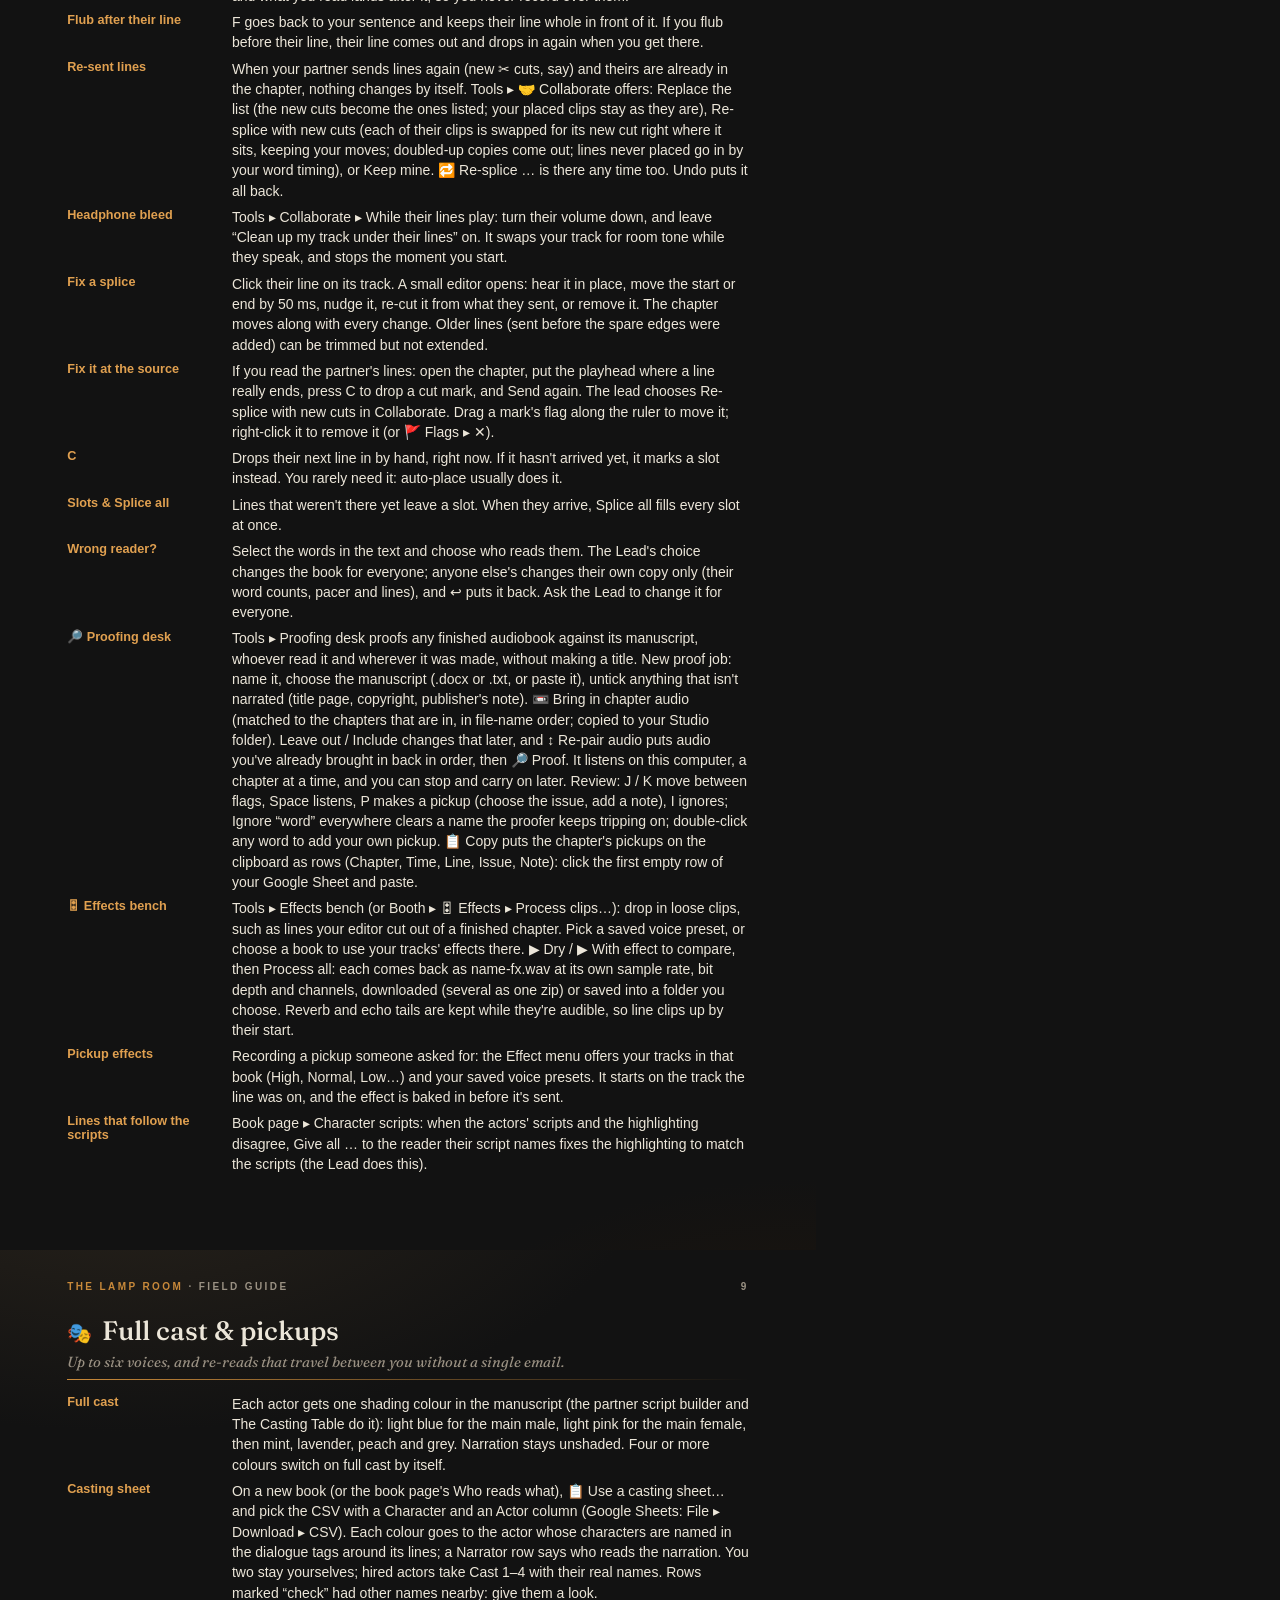
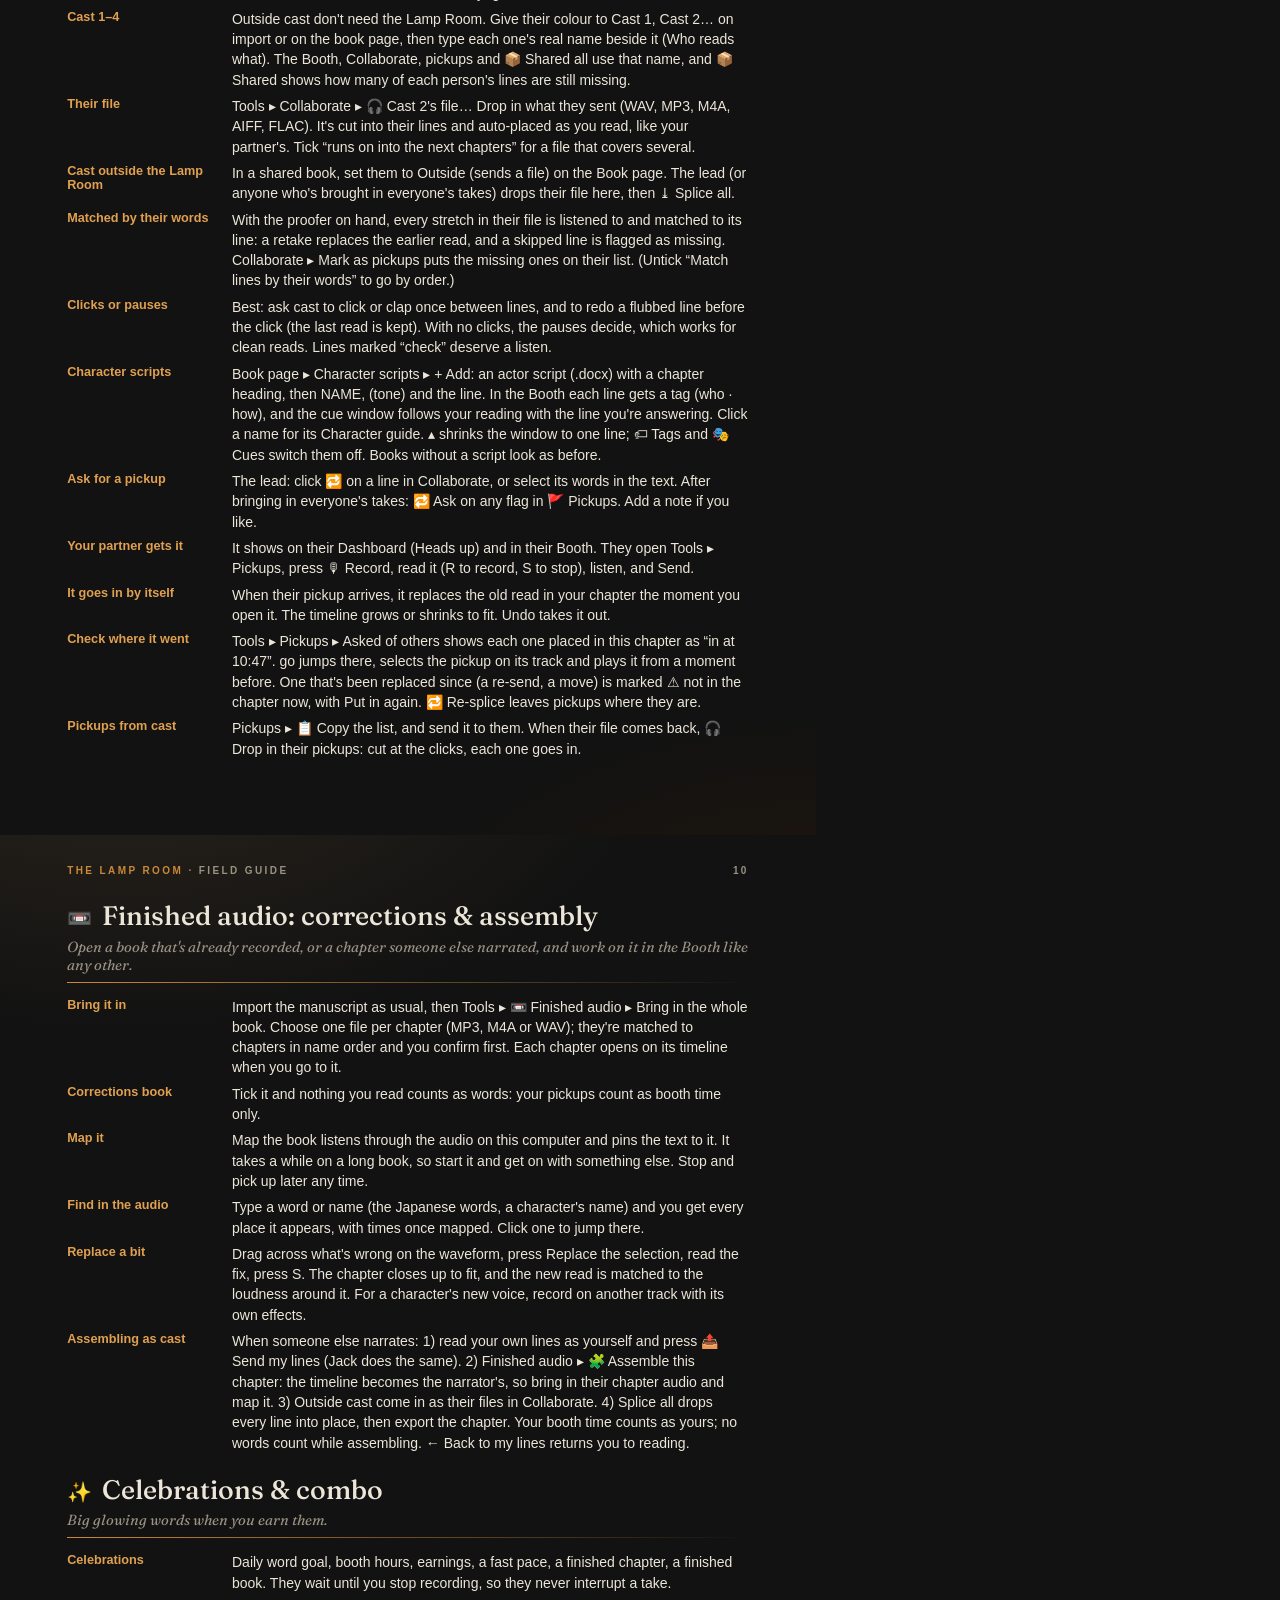
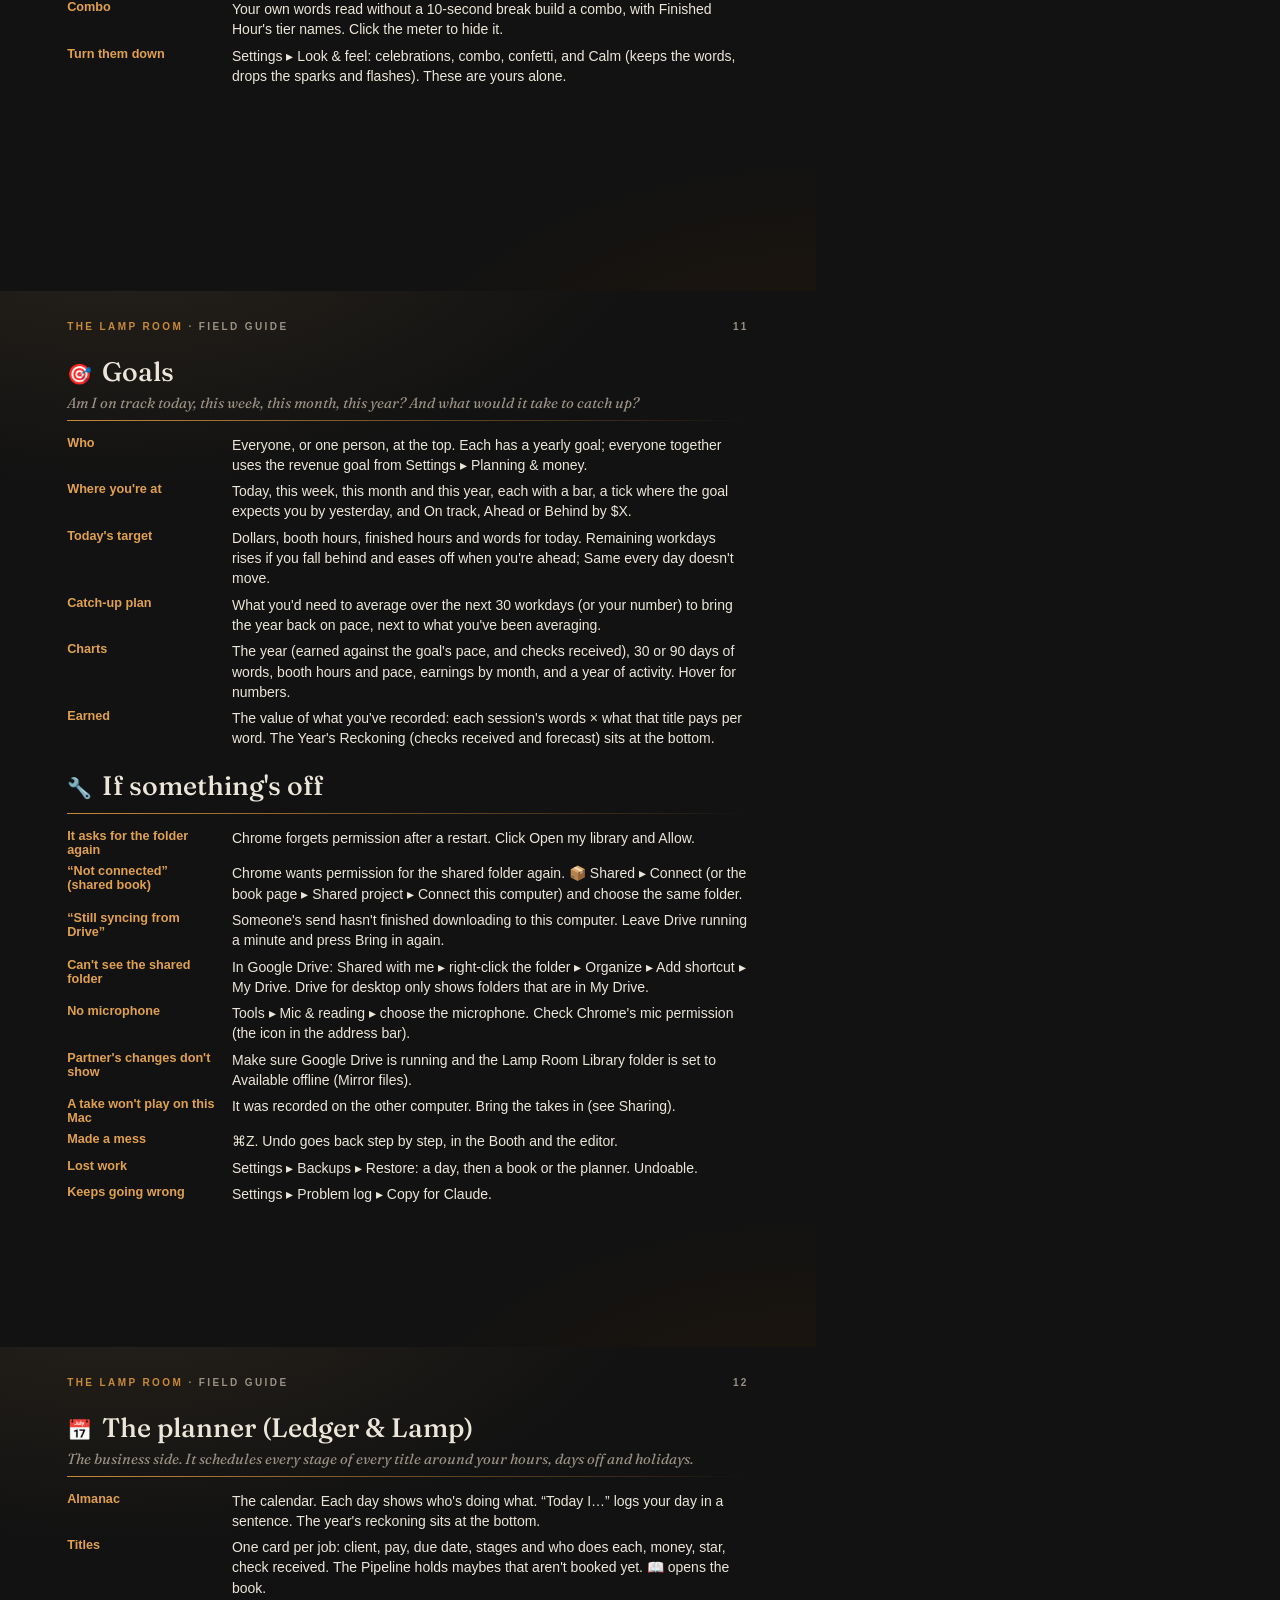
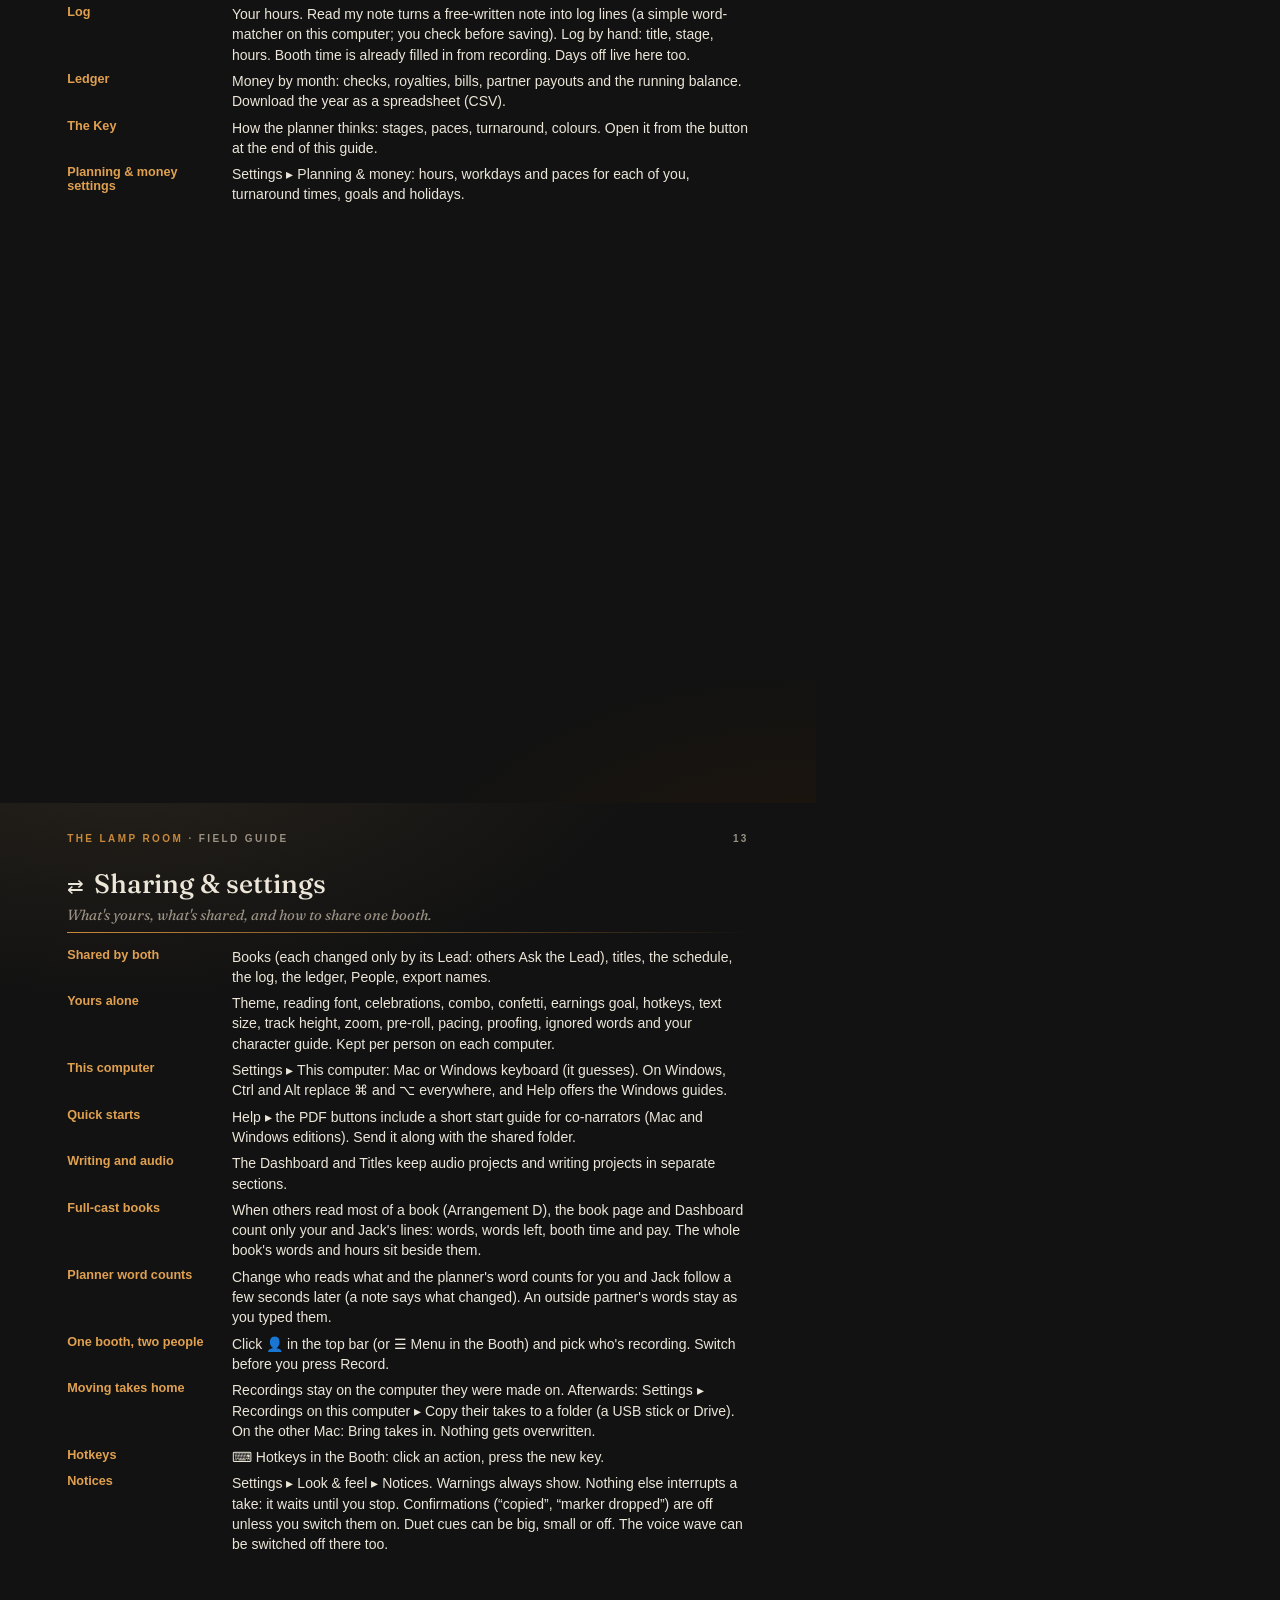
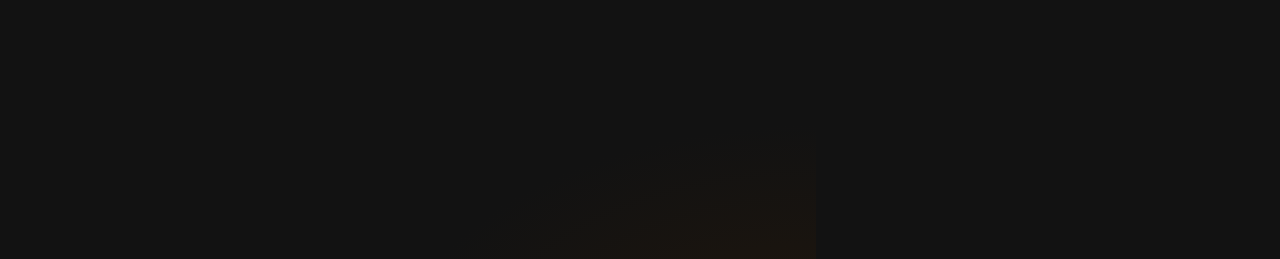
<file: guide/src/guide.html>
<!DOCTYPE html>
<html lang="en"><head><meta charset="utf-8"><title>The Lamp Room — Field Guide</title>
<link rel="stylesheet" href="print.css">
<style>
  @page { size: Letter; margin: 0; }
  .page { width: 8.5in; min-height: 11in; padding: .65in .7in .6in; position: relative; page-break-after: always; break-after: page; }
  .page:last-child { page-break-after: auto; break-after: auto; }
  .cover { display: flex; flex-direction: column; justify-content: space-between; height: 11in; }
  .cover .mark { font: 600 9pt var(--sans); letter-spacing: .32em; text-transform: uppercase; color: var(--brass); }
  .cover h1 { font-size: 54pt; line-height: .98; letter-spacing: -.02em; margin-top: 1.8in; }
  .cover h1 i { color: var(--brass-hi); font-weight: 400; }
  .cover .sub { font: italic 400 15pt var(--serif); color: var(--muted); margin-top: 18px; max-width: 5in; }
  .cover .lamp { width: 92px; height: 92px; border: 1px solid var(--brass); border-radius: 50%; display: grid; place-items: center; font-size: 40pt; box-shadow: 0 0 60px -10px #c8893a88, inset 0 0 30px -10px #c8893a66; }
  .cover .toc { columns: 2; column-gap: 32px; font-size: 10.5pt; color: var(--mid, #d6cfc1); }
  .cover .toc div { padding: 4px 0; border-bottom: 1px solid var(--line); break-inside: avoid; }
  .cover .toc b { color: var(--brass); font-weight: 600; margin-right: 8px; }
  .cover .foot { font-size: 9pt; color: var(--muted); display: flex; justify-content: space-between; border-top: 1px solid var(--line); padding-top: 10px; }
  .runhead { position: absolute; top: .32in; left: .7in; right: .7in; display: flex; justify-content: space-between; font: 600 7.5pt var(--sans); letter-spacing: .24em; text-transform: uppercase; color: var(--muted); }
  .runhead b { color: var(--brass); font-weight: 600; }
  .sec { break-inside: avoid-page; margin-bottom: 18px; }
  .sec h2 { font-size: 20pt; color: var(--ink); display: flex; gap: 10px; align-items: baseline; }
  .sec h2 .ic { font-size: 15pt; }
  .sec .lead { font: italic 400 11pt var(--serif); color: var(--muted); margin: 2px 0 0; }
  dl { display: grid; grid-template-columns: 1.55in 1fr; gap: 6px 16px; margin: 0; }
  dt { font: 600 9.5pt var(--sans); color: var(--brass-hi); padding-top: 1px; }
  dd { margin: 0; color: var(--ink); }
  .keys { display: grid; grid-template-columns: 1fr 1fr 1fr; gap: 14px; }
  .kgrp { background: var(--panel); border: 1px solid var(--line); border-radius: 10px; padding: 12px 12px 8px; }
  .kgrp h3 { font: 600 8pt var(--sans); letter-spacing: .18em; text-transform: uppercase; margin-bottom: 8px; }
  .kgrp.rec h3 { color: var(--brass-hi); } .kgrp.edit h3 { color: var(--steel); } .kgrp.view h3 { color: var(--moss); }
  .krow { display: grid; grid-template-columns: .72in 1fr; gap: 6px; padding: 3px 0; font-size: 9pt; align-items: baseline; border-bottom: 1px dotted var(--line); }
  .krow:last-child { border-bottom: 0; }
  .note { margin-top: 12px; font-size: 9pt; color: var(--muted); }
</style></head>
<body>
<div id="out"></div>
<script src="../../js/help.js"></script>
<script src="keys.js"></script>
<script>
  const esc = s => String(s).replace(/[&<>"]/g, c => ({ "&": "&amp;", "<": "&lt;", ">": "&gt;", '"': "&quot;" }[c]));
  const H = LRHelp.HELP;
  const sec = s => `<div class="sec"><h2><span class="ic">${s.icon}</span>${esc(s.title)}</h2>${s.lead ? `<p class="lead">${esc(s.lead)}</p>` : ""}<div class="rule"></div><dl>${s.items.map(([k, v]) => `<dt>${esc(k)}</dt><dd>${esc(v)}</dd>`).join("")}</dl></div>`;
  const keys = `<div class="sec"><h2><span class="ic">⌨</span>Booth hotkeys</h2><p class="lead">The defaults. ⌘ is Command, ⇧ is Shift, ⌥ is Option. On a MacBook, Home and End are fn+← and fn+→.</p><div class="rule"></div>
    <div class="keys">${PRINT_KEYS.map(([g, c, rows]) => `<div class="kgrp ${c}"><h3>${g}</h3>${rows.map(([k, d]) => `<div class="krow"><span><kbd>${esc(k)}</kbd></span><span>${esc(d)}</span></div>`).join("")}</div>`).join("")}</div>
    <p class="note">Change any key with ⌨ Hotkeys in the Booth: click the action, press the new key. Your keys are yours; your partner keeps theirs.</p></div>`;
  // pages: cover, then sections packed by hand so nothing splits awkwardly
  const PAGES = [["start", "dashboard"], ["books"], ["booth"], ["editing"], ["tools"], ["KEYS"], ["duets"], ["cast"], ["finished", "cele"], ["goals", "trouble"], ["planner"], ["sharing"]];
  const byId = Object.fromEntries(H.map(s => [s.id, s]));
  const toc = PAGES.flat().map(id => id === "KEYS" ? { title: "Booth hotkeys" } : byId[id]).map((s, i) => `<div><b>${String(i + 1).padStart(2, "0")}</b>${esc(s.title)}</div>`).join("");
  let html = `<div class="page grain cover"><div><div class="mark">The Lamp Room · Field Guide</div>
      <h1>Read.<br><i>Record.</i><br>Ring the bell.</h1>
      <div class="sub">The booth, the editor and the business planner in one Chrome tab. Everything you need, in plain words.</div></div>
    <div><div class="lamp">🕯</div><div style="height:28px"></div><div class="toc">${toc}</div></div>
    <div class="foot"><span>annemarienarrates.github.io/lamp-room</span><span>Foundry edition · ${new Date().toLocaleDateString("en-US", { month: "long", year: "numeric" })}</span></div></div>`;
  PAGES.forEach((ids, i) => {
    html += `<div class="page grain"><div class="runhead"><span><b>The Lamp Room</b> · Field Guide</span><span>${i + 2}</span></div>${ids.map(id => id === "KEYS" ? keys : sec(byId[id])).join("")}</div>`;
  });
  document.getElementById("out").innerHTML = html;
</script>

<script>
  // ?pc: the Windows edition (Ctrl / Alt / Shift instead of ⌘ / ⌥ / ⇧)
  if (/[?&]pc\b/.test(location.search)) addEventListener("load", () => {
    const swap = s => s.replace(/Shift ⇧/g, "Shift").replace(/Command ⌘/g, "Ctrl").replace(/Option ⌥/g, "Alt").replace(/⌘⇧/g, "Ctrl+Shift+").replace(/⌘/g, "Ctrl+").replace(/⌥/g, "Alt+").replace(/⇧/g, "Shift+").replace(/Ctrl\+ /g, "Ctrl ").replace(/Alt\+ /g, "Alt ").replace(/On a MacBook, Home \/ End are fn\+← \/ fn\+→\. ?/g, "").replace(/Ctrl Command|Command/g, "Ctrl").replace(/Option/g, "Alt");
    const walk = n => { if (n.nodeType === 3) n.nodeValue = swap(n.nodeValue); else if (n.nodeType === 1 && n.tagName !== "SCRIPT" && n.tagName !== "STYLE") n.childNodes.forEach(walk); };
    walk(document.body); document.title = document.title + " (PC)";
  });
</script>
</body></html>
</file>
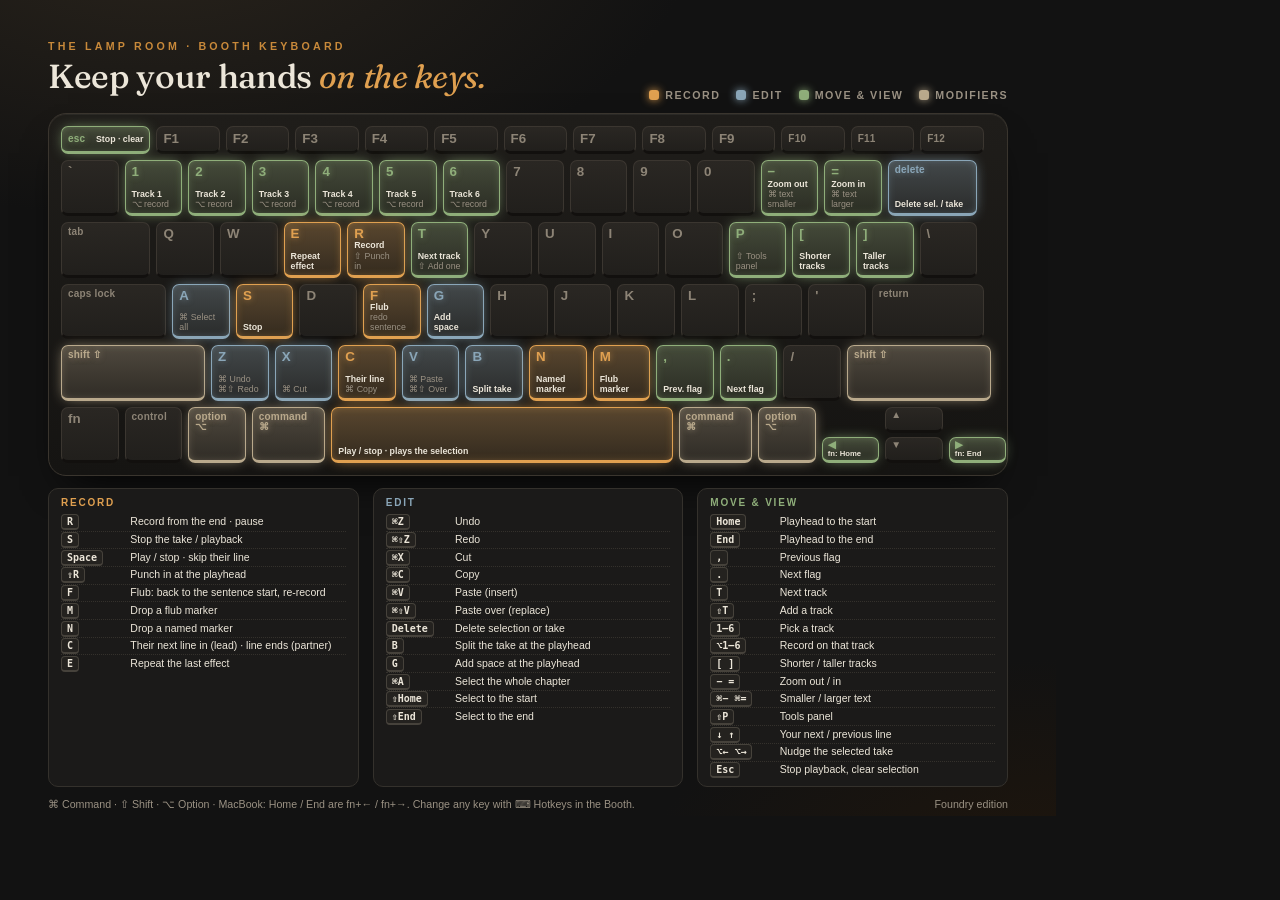
<file: guide/src/keyboard.html>
<!DOCTYPE html>
<html lang="en"><head><meta charset="utf-8"><title>The Lamp Room — Booth Keyboard</title>
<link rel="stylesheet" href="print.css">
<style>
  @page { size: 11in 8.5in; margin: 0; }
  body { width: 11in; height: 8.5in; overflow: hidden; }
  .sheet { width: 11in; height: 8.5in; padding: .42in .5in .38in; display: flex; flex-direction: column; overflow: hidden; }
  header { display: flex; justify-content: space-between; align-items: flex-end; }
  header .mark { font: 600 8pt var(--sans); letter-spacing: .3em; text-transform: uppercase; color: var(--brass); }
  header h1 { font-size: 25pt; letter-spacing: -.01em; }
  header h1 i { color: var(--brass-hi); font-weight: 400; }
  .legend { display: flex; gap: 16px; font: 600 8pt var(--sans); letter-spacing: .14em; text-transform: uppercase; color: var(--muted); }
  .legend span::before { content: ""; display: inline-block; width: 10px; height: 10px; border-radius: 3px; margin-right: 6px; vertical-align: -1px; background: var(--c); box-shadow: 0 0 8px var(--c); }
  .kb { margin-top: 12px; background: linear-gradient(180deg, #1f1d1a, #151412); border: 1px solid #3a352e; border-radius: 18px; padding: 12px; box-shadow: 0 20px 40px -20px #000, inset 0 1px 0 #ffffff0d; }
  .row { display: flex; gap: 6px; margin-bottom: 6px; }
  .row.fnrow .k { height: .3in; padding: 3px 6px; flex-direction: row; align-items: center; gap: 8px; }
  .row.fnrow .k .act { margin: 0 0 0 auto; }
  .row:last-child { margin-bottom: 0; }
  .k { --u: .6in; flex: 0 0 calc(var(--u) * var(--w, 1) + 6px * (var(--w, 1) - 1)); height: .58in; border-radius: 7px; background: linear-gradient(180deg, #2a2723, #211f1c); border: 1px solid #3b3630; border-bottom: 3px solid #12100e;
    padding: 4px 6px; display: flex; flex-direction: column; position: relative; overflow: hidden; }
  .k .cap { font: 600 10pt var(--sans); color: #8d8476; line-height: 1; }
  .k .cap.sm { font-size: 7.5pt; letter-spacing: .02em; }
  .k .act { margin-top: auto; font: 600 6.6pt/1.15 var(--sans); color: var(--ink); }
  .k .act em { font-style: normal; color: var(--muted); font-weight: 500; }
  .k.on { border-color: var(--c); background: linear-gradient(180deg, color-mix(in srgb, var(--c) 26%, #2a2723), color-mix(in srgb, var(--c) 12%, #1d1b18)); box-shadow: 0 0 14px -4px var(--c), inset 0 0 12px -6px var(--c); }
  .k.on .cap { color: var(--c); text-shadow: 0 0 6px color-mix(in srgb, var(--c) 60%, transparent); }
  .rec { --c: #e0a050; } .edit { --c: #8aa6b8; } .view { --c: #8fae7a; } .mod { --c: #b9a98c; }
  .k.mod.on .act { color: var(--muted); font-weight: 500; }
  .arrows { display: grid; grid-template-columns: repeat(3, .6in); grid-template-rows: .27in .27in; gap: 4px 6px; flex: 0 0 auto; align-self: flex-end; }
  .arrows .k { height: auto; flex: none; padding: 2px 5px; }
  .arrows .k .act { font-size: 5.8pt; }
  .lower { display: grid; grid-template-columns: 1fr 1fr 1fr; gap: 14px; margin-top: 12px; flex: 1; }
  .box { background: var(--panel); border: 1px solid var(--line); border-radius: 10px; padding: 8px 12px; font-size: 7.9pt; line-height: 1.3; }
  .box h3 { font: 600 7.5pt var(--sans); letter-spacing: .18em; text-transform: uppercase; margin-bottom: 6px; color: var(--c); }
  .box .r { display: grid; grid-template-columns: .66in 1fr; gap: 6px; padding: 1.5px 0; border-bottom: 1px dotted var(--line); align-items: baseline; }
  .box .r:last-child { border: 0; }
  .box kbd { font-size: 7.5pt; }
  footer { margin-top: 10px; display: flex; justify-content: space-between; font-size: 8pt; color: var(--muted); }
  body.pc .lower { font-size: 0.9em; margin-top: 8px; } body.pc .lower .r { grid-template-columns: 78px 1fr; } body.pc .kb { margin-bottom: 0; }
</style></head>
<body class="grain">
<div class="sheet">
  <header><div><div class="mark">The Lamp Room · Booth keyboard</div><h1>Keep your hands <i>on the keys.</i></h1></div>
    <div class="legend"><span class="rec">Record</span><span class="edit">Edit</span><span class="view">Move &amp; view</span><span class="mod" style="--c:#b9a98c">Modifiers</span></div></header>
  <div class="kb" id="kb"></div>
  <div class="lower" id="lower"></div>
  <footer><span>⌘ Command · ⇧ Shift · ⌥ Option · MacBook: Home / End are fn+← / fn+→. Change any key with ⌨ Hotkeys in the Booth.</span><span>Foundry edition</span></footer>
</div>
<script src="keys.js"></script>
<script>
  // key → [group, html for the action line]
  const A = {
    esc: ["view", "Stop · clear"], "1": ["view", "Track 1<br><em>⌥ record</em>"], "2": ["view", "Track 2<br><em>⌥ record</em>"], "3": ["view", "Track 3<br><em>⌥ record</em>"], "4": ["view", "Track 4<br><em>⌥ record</em>"], "5": ["view", "Track 5<br><em>⌥ record</em>"], "6": ["view", "Track 6<br><em>⌥ record</em>"],
    "-": ["view", "Zoom out<br><em>⌘ text smaller</em>"], "=": ["view", "Zoom in<br><em>⌘ text larger</em>"], delete: ["edit", "Delete sel. / take"],
    E: ["rec", "Repeat effect"], R: ["rec", "Record<br><em>⇧ Punch in</em>"], T: ["view", "Next track<br><em>⇧ Add one</em>"], P: ["view", "<em>⇧ Tools panel</em>"],
    "[": ["view", "Shorter tracks"], "]": ["view", "Taller tracks"],
    A: ["edit", "<em>⌘ Select all</em>"], S: ["rec", "Stop"], F: ["rec", "Flub<br><em>redo sentence</em>"], G: ["edit", "Add space"],
    Z: ["edit", "<em>⌘ Undo<br>⌘⇧ Redo</em>"], X: ["edit", "<em>⌘ Cut</em>"], C: ["rec", "Their line<br><em>⌘ Copy</em>"], V: ["edit", "<em>⌘ Paste<br>⌘⇧ Over</em>"], B: ["edit", "Split take"], N: ["rec", "Named marker"], M: ["rec", "Flub marker"],
    ",": ["view", "Prev. flag"], ".": ["view", "Next flag"], space: ["rec", "Play / stop · plays the selection"],
    shift: ["mod", "Shift ⇧"], cmd: ["mod", "Command ⌘"], opt: ["mod", "Option ⌥"]
  };
  const FN = [["esc", "esc", 1.5]].concat(Array.from({ length: 12 }, (_, i) => ["F" + (i + 1), "F" + (i + 1), 1.092]));
  const ROWS = [
    [["`", "`"], ["1", "1"], ["2", "2"], ["3", "3"], ["4", "4"], ["5", "5"], ["6", "6"], ["7", "7"], ["8", "8"], ["9", "9"], ["0", "0"], ["-", "−"], ["=", "="], ["delete", "delete", 1.5]],
    [["tab", "tab", 1.5], ["Q"], ["W"], ["E"], ["R"], ["T"], ["Y"], ["U"], ["I"], ["O"], ["P"], ["[", "["], ["]", "]"], ["\\", "\\", 1]],
    [["caps", "caps lock", 1.75], ["A"], ["S"], ["D"], ["F"], ["G"], ["H"], ["J"], ["K"], ["L"], [";", ";"], ["'", "'"], ["return", "return", 1.86]],
    [["shift", "shift ⇧", 2.36], ["Z"], ["X"], ["C"], ["V"], ["B"], ["N"], ["M"], [",", ","], [".", "."], ["/", "/"], ["rshift", "shift ⇧", 2.36]],
    (/[?&]pc\b/.test(location.search) ? [["cmd", "ctrl", 1.25], ["fn", "win"], ["opt", "alt"], ["space", "", 5.46], ["opt", "alt"], ["fn", "menu"], ["cmd", "ctrl", 1.25], ["ARROWS"]] : [["fn", "fn"], ["ctrl", "control"], ["opt", "option ⌥"], ["cmd", "command ⌘", 1.25], ["space", "", 5.46], ["cmd", "command ⌘", 1.25], ["opt", "option ⌥"], ["ARROWS"]])
  ];
  const key = (id, cap, w) => { const a = A[id === "rshift" ? "shift" : id]; const long = cap && cap.length > 2;
    return `<div class="k ${a ? a[0] + " on" : ""}" style="--w:${w || 1}"><span class="cap ${long ? "sm" : ""}">${cap == null ? id : cap}</span>${a ? `<span class="act">${a[0] === "mod" ? "" : a[1]}</span>` : ""}</div>`; };
  const arrows = `<div class="arrows"><div></div><div class="k"><span class="cap sm">▲</span></div><div></div>
    <div class="k view on"><span class="cap sm">◀</span><span class="act">fn: Home</span></div><div class="k"><span class="cap sm">▼</span></div><div class="k view on"><span class="cap sm">▶</span><span class="act">fn: End</span></div></div>`;
  document.getElementById("kb").innerHTML = `<div class="row fnrow">${FN.map(([id, cap, w]) => key(id, cap, w)).join("")}</div>` + ROWS.map(r => `<div class="row">${r.map(([id, cap, w]) => id === "ARROWS" ? arrows : key(id, cap, w)).join("")}</div>`).join("");
  document.getElementById("lower").innerHTML = PRINT_KEYS.map(([g, c, rows]) => `<div class="box ${c}"><h3>${g}</h3>${rows.map(([k, d]) => `<div class="r"><span><kbd>${k}</kbd></span><span>${d}</span></div>`).join("")}</div>`).join("");
</script>

<script>
  // ?pc: the Windows edition (Ctrl / Alt / Shift instead of ⌘ / ⌥ / ⇧)
  if (/[?&]pc\b/.test(location.search)) addEventListener("load", () => {
    const swap = s => s.replace(/shift ⇧/g, "shift").replace(/Shift ⇧/g, "Shift").replace(/Command ⌘/g, "Ctrl").replace(/Option ⌥/g, "Alt").replace(/⌘⇧/g, "Ctrl+Shift+").replace(/⌘/g, "Ctrl+").replace(/⌥/g, "Alt+").replace(/⇧/g, "Shift+").replace(/Ctrl\+ /g, "Ctrl ").replace(/Alt\+ /g, "Alt ").replace(/On a MacBook, Home \/ End are fn\+← \/ fn\+→\. ?/g, "").replace(/Ctrl Command|Command/g, "Ctrl").replace(/Option/g, "Alt");
    const walk = n => { if (n.nodeType === 3) n.nodeValue = swap(n.nodeValue); else if (n.nodeType === 1 && n.tagName !== "SCRIPT" && n.tagName !== "STYLE") n.childNodes.forEach(walk); };
    walk(document.body); document.title = document.title + " (PC)"; document.body.classList.add("pc");
    const f = document.querySelector("footer span"); if (f) f.textContent = "Windows edition: Ctrl and Alt where a Mac has ⌘ and ⌥. These are the defaults: change any with ⌨ Hotkeys in the Booth.";
  });
</script>
</body></html>
</file>
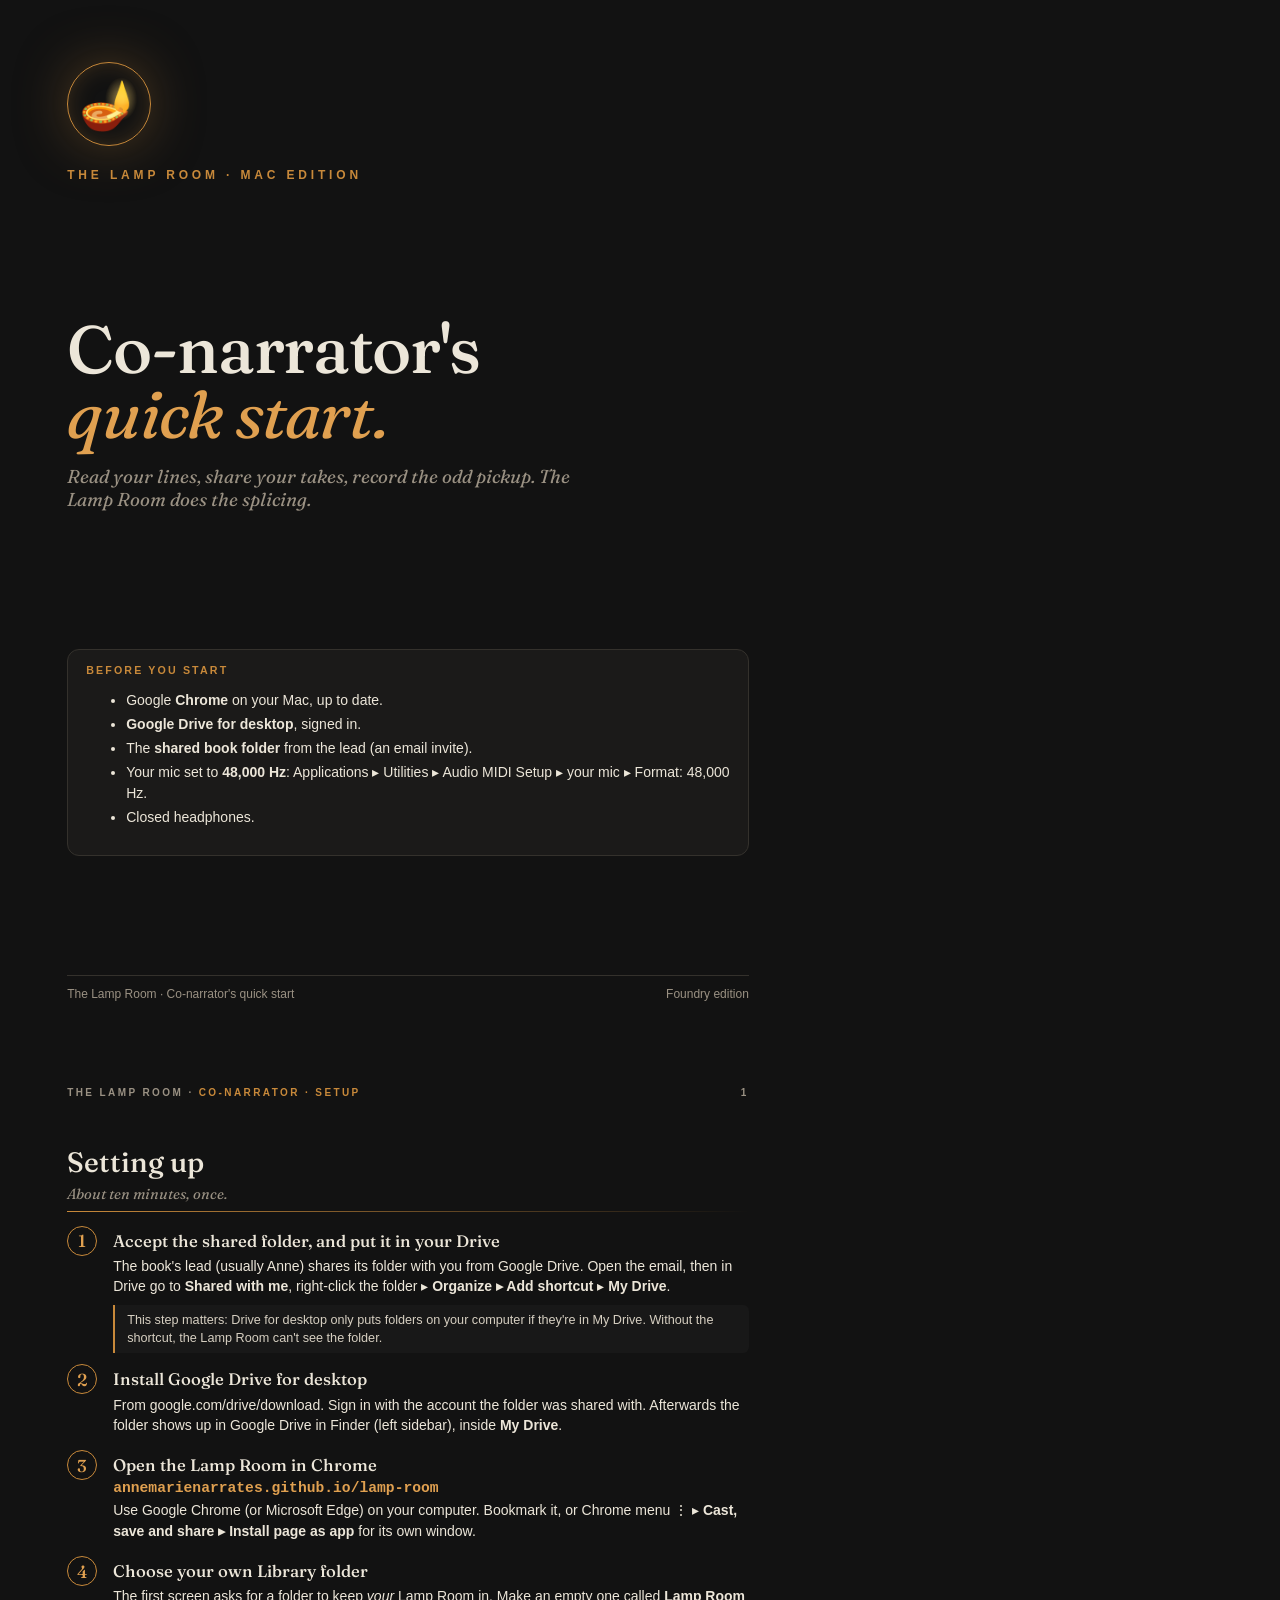
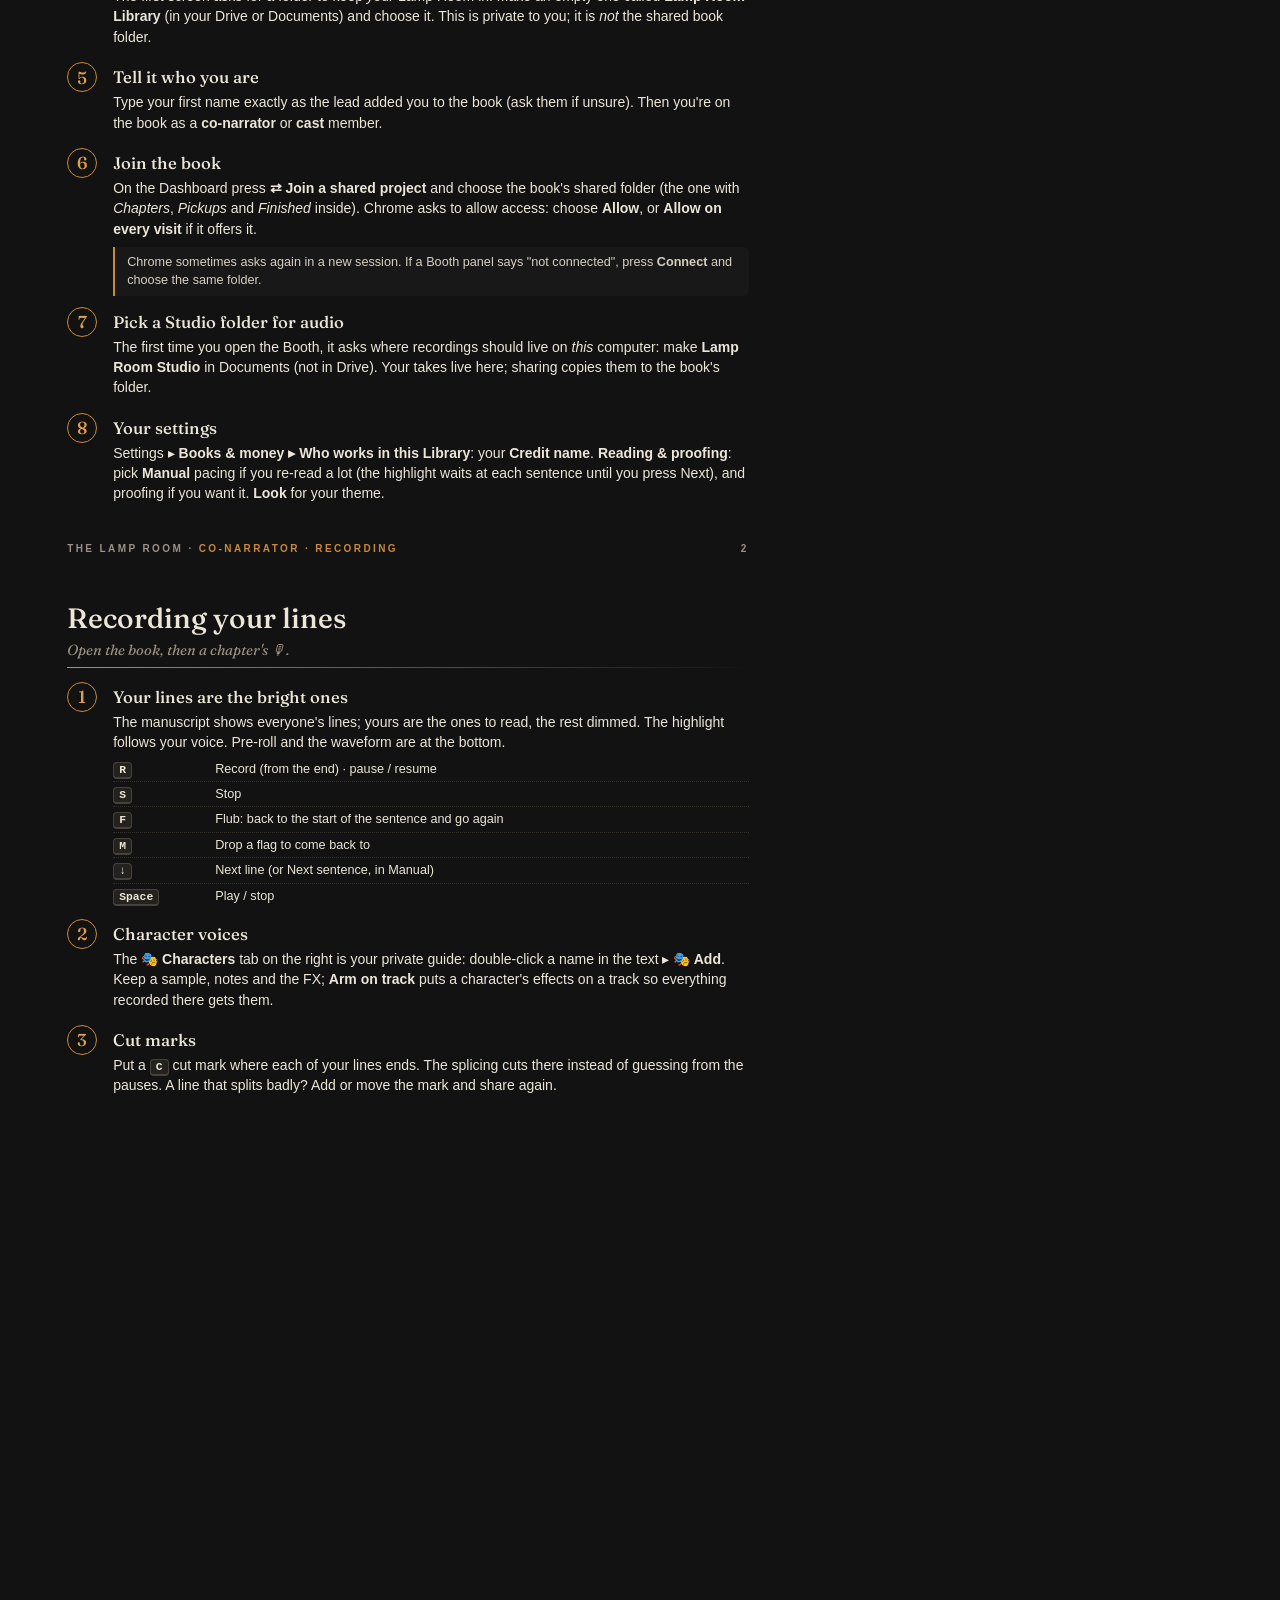
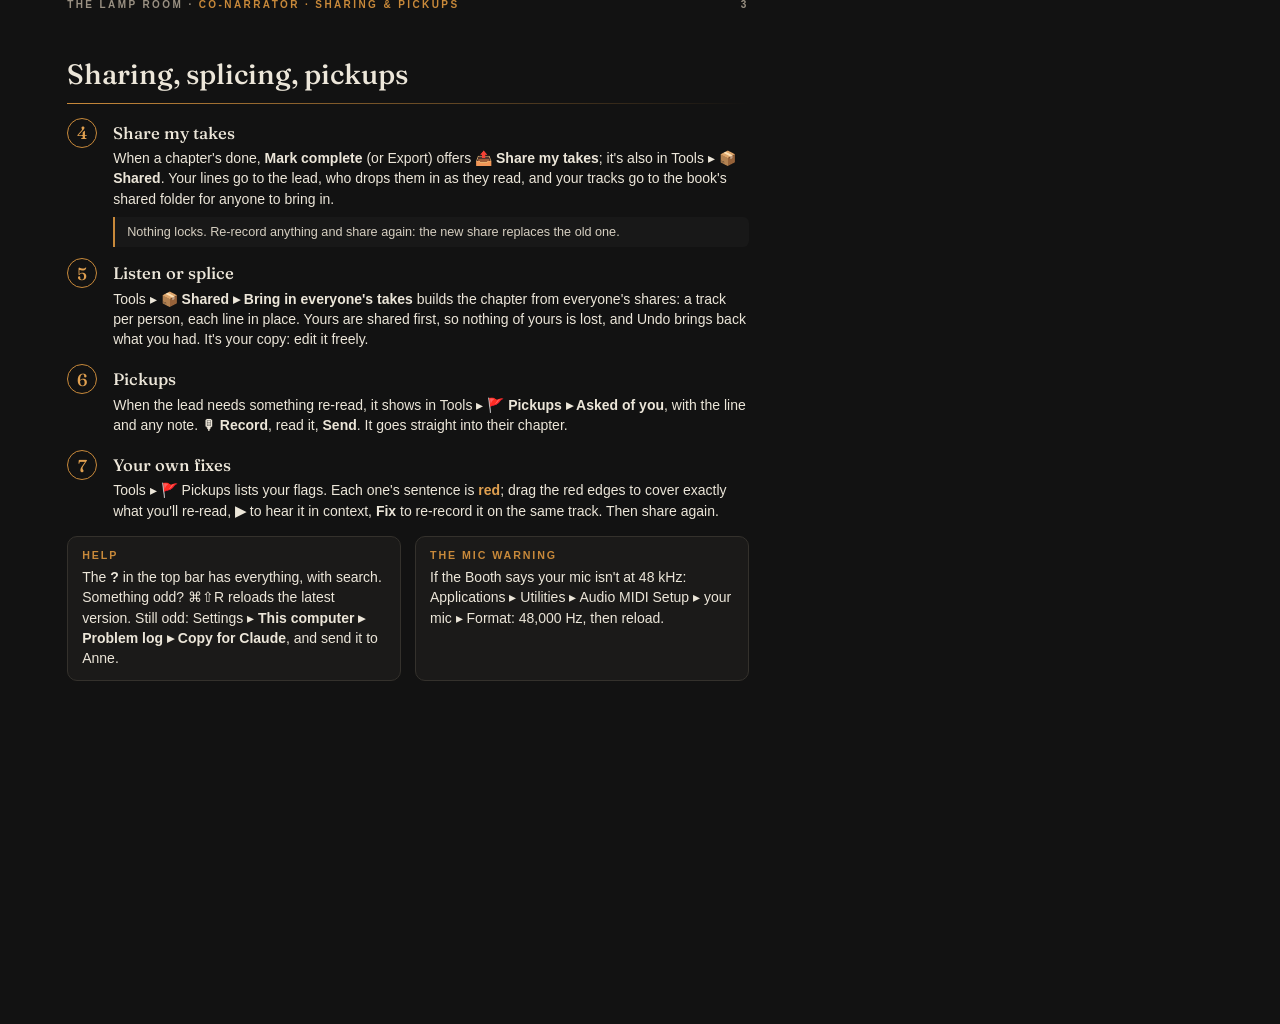
<file: guide/src/start.html>
<!DOCTYPE html>
<html lang="en"><head><meta charset="utf-8"><title>The Lamp Room — Getting started</title>
<link rel="stylesheet" href="print.css">
<style>
  @page { size: Letter; margin: 0; }
  .page { width: 8.5in; height: 11in; padding: .65in .7in .55in; position: relative; page-break-after: always; break-after: page; overflow: hidden; }
  .page:last-child { page-break-after: auto; break-after: auto; }
  .cover { display: flex; flex-direction: column; justify-content: space-between; }
  .mark { font: 600 9pt var(--sans); letter-spacing: .32em; text-transform: uppercase; color: var(--brass); }
  .cover h1 { font-size: 50pt; line-height: .98; letter-spacing: -.02em; margin-top: 1.4in; }
  .cover h1 i { color: var(--brass-hi); font-weight: 400; }
  .cover .sub { font: italic 400 14pt var(--serif); color: var(--muted); margin-top: 18px; max-width: 5.4in; }
  .lamp { width: 84px; height: 84px; border: 1px solid var(--brass); border-radius: 50%; display: grid; place-items: center; font-size: 36pt; box-shadow: 0 0 60px -10px #c8893a88, inset 0 0 30px -10px #c8893a66; }
  .need { background: var(--panel); border: 1px solid var(--line); border-radius: 12px; padding: 14px 18px; }
  .need h3 { font: 600 8pt var(--sans); letter-spacing: .2em; text-transform: uppercase; color: var(--brass); margin-bottom: 8px; }
  .need li { margin: 4px 0; }
  .foot { font-size: 9pt; color: var(--muted); display: flex; justify-content: space-between; border-top: 1px solid var(--line); padding-top: 10px; }
  .runhead { position: absolute; top: .32in; left: .7in; right: .7in; display: flex; justify-content: space-between; font: 600 7.5pt var(--sans); letter-spacing: .24em; text-transform: uppercase; color: var(--muted); }
  .runhead b { color: var(--brass); font-weight: 600; }
  h2 { font-size: 21pt; margin-bottom: 2px; } .lead { font: italic 400 11pt var(--serif); color: var(--muted); margin: 0 0 4px; }
  .step { display: grid; grid-template-columns: 34px 1fr; gap: 12px; margin: 0 0 11px; break-inside: avoid; }
  .step .n { width: 30px; height: 30px; border-radius: 50%; border: 1px solid var(--brass); color: var(--brass-hi); display: grid; place-items: center; font: 500 13pt var(--serif); }
  .step h3 { font-size: 12.5pt; margin: 3px 0 3px; color: var(--ink); }
  .step p { margin: 0 0 4px; } .step ul { margin: 2px 0 0; padding-left: 18px; } .step li { margin: 2px 0; }
  .tip { border-left: 2px solid var(--brass); padding: 6px 12px; margin: 8px 0 0; font-size: 9.5pt; color: var(--mid, #d6cfc1); background: #ffffff06; border-radius: 0 6px 6px 0; }
  .url { font: 600 11pt var(--mono); color: var(--brass-hi); }
  .grid2 { display: grid; grid-template-columns: 1fr 1fr; gap: 14px; }
  .card { background: var(--panel); border: 1px solid var(--line); border-radius: 10px; padding: 12px 14px; break-inside: avoid; }
  .card h3 { font: 600 8pt var(--sans); letter-spacing: .18em; text-transform: uppercase; color: var(--brass); margin-bottom: 6px; }
  .kr { display: grid; grid-template-columns: 1in 1fr; gap: 6px; padding: 3px 0; border-bottom: 1px dotted var(--line); font-size: 9.5pt; } .kr:last-child { border: 0; }
  b.t { color: var(--brass-hi); font-weight: 600; }
</style></head>
<body class="grain">
<div id="out"></div>
<script>
  const Q = new URLSearchParams(location.search), PC = Q.has("pc");
  const URL_ = "annemarienarrates.github.io/lamp-room";
  const K = (mac, pc) => PC ? pc : mac;                     // key wording per edition
  const MOD = K("⌘", "Ctrl+"), REFRESH = K("⌘⇧R", "Ctrl+Shift+R");
  const DRIVE = K("Google Drive in Finder (left sidebar)", "the Google Drive drive in File Explorer (usually G:)");
  const RATE = K("Applications ▸ Utilities ▸ Audio MIDI Setup ▸ your mic ▸ Format: 48,000 Hz", "Settings ▸ System ▸ Sound ▸ your microphone ▸ Properties ▸ Advanced ▸ Default format: 48000 Hz");
  const page = (title, n, body) => `<div class="page"><div class="runhead"><span>The Lamp Room · <b>${title}</b></span><span>${n}</span></div><div style="margin-top:.25in">${body}</div></div>`;
  const step = (n, h, body) => `<div class="step"><div class="n">${n}</div><div><h3>${h}</h3>${body}</div></div>`;
  const keys = rows => rows.map(([k, d]) => `<div class="kr"><span><kbd>${k}</kbd></span><span>${d}</span></div>`).join("");

  const SETUP = () => [
    step(1, "Accept the shared folder, and put it in your Drive", `<p>The book's lead (usually Anne) shares its folder with you from Google Drive. Open the email, then in Drive go to <b>Shared with me</b>, right-click the folder ▸ <b>Organize ▸ Add shortcut</b> ▸ <b>My Drive</b>.</p><div class="tip">This step matters: Drive for desktop only puts folders on your computer if they're in My Drive. Without the shortcut, the Lamp Room can't see the folder.</div>`),
    step(2, "Install Google Drive for desktop", `<p>From google.com/drive/download. Sign in with the account the folder was shared with. Afterwards the folder shows up in ${DRIVE}, inside <b>My Drive</b>.</p>`),
    step(3, "Open the Lamp Room in Chrome", `<p class="url">${URL_}</p><p>Use Google Chrome (or Microsoft Edge) on your computer. Bookmark it, or Chrome menu ⋮ ▸ <b>Cast, save and share ▸ Install page as app</b> for its own window.</p>`),
    step(4, "Choose your own Library folder", `<p>The first screen asks for a folder to keep <i>your</i> Lamp Room in. Make an empty one called <b>Lamp Room Library</b> (in your Drive or Documents) and choose it. This is private to you; it is <i>not</i> the shared book folder.</p>`),
    step(5, "Tell it who you are", `<p>Type your first name exactly as the lead added you to the book (ask them if unsure). Then you're on the book as a <b>co-narrator</b> or <b>cast</b> member.</p>`),
    step(6, "Join the book", `<p>On the Dashboard press <b>⇄ Join a shared project</b> and choose the book's shared folder (the one with <i>Chapters</i>, <i>Pickups</i> and <i>Finished</i> inside). Chrome asks to allow access: choose <b>Allow</b>, or <b>Allow on every visit</b> if it offers it.</p><div class="tip">Chrome sometimes asks again in a new session. If a Booth panel says "not connected", press <b>Connect</b> and choose the same folder.</div>`),
    step(7, "Pick a Studio folder for audio", `<p>The first time you open the Booth, it asks where recordings should live on <i>this</i> computer: make <b>Lamp Room Studio</b> in Documents (not in Drive). Your takes live here; sharing copies them to the book's folder.</p>`)
  ].join("");

  const CONARR = () => [
    `<div class="page cover"><div><div class="lamp">🪔</div><div class="mark" style="margin-top:22px">The Lamp Room · ${PC ? "Windows" : "Mac"} edition</div>
      <h1>Co-narrator's<br><i>quick start.</i></h1><p class="sub">Read your lines, share your takes, record the odd pickup. The Lamp Room does the splicing.</p></div>
      <div class="need"><h3>Before you start</h3><ul><li>Google <b>Chrome</b> on your ${PC ? "PC" : "Mac"}, up to date.</li><li><b>Google Drive for desktop</b>, signed in.</li><li>The <b>shared book folder</b> from the lead (an email invite).</li><li>Your mic set to <b>48,000 Hz</b>: ${RATE}.</li><li>Closed headphones.</li></ul></div>
      <div class="foot"><span>The Lamp Room · Co-narrator's quick start</span><span>Foundry edition</span></div></div>`,
    page("Co-narrator · Setup", "1", `<h2>Setting up</h2><p class="lead">About ten minutes, once.</p><div class="rule"></div>${SETUP()}
      ${step(8, "Your settings", `<p>Settings ▸ <b>Books &amp; money ▸ Who works in this Library</b>: your <b>Credit name</b>. <b>Reading & proofing</b>: pick <b>Manual</b> pacing if you re-read a lot (the highlight waits at each sentence until you press Next), and proofing if you want it. <b>Look</b> for your theme.</p>`)}`),
    page("Co-narrator · Recording", "2", `<h2>Recording your lines</h2><p class="lead">Open the book, then a chapter's 🎙.</p><div class="rule"></div>
      ${step(1, "Your lines are the bright ones", `<p>The manuscript shows everyone's lines; yours are the ones to read, the rest dimmed. The highlight follows your voice${PC ? "" : ""}. Pre-roll and the waveform are at the bottom.</p>${keys([["R", "Record (from the end) · pause / resume"], ["S", "Stop"], ["F", "Flub: back to the start of the sentence and go again"], ["M", "Drop a flag to come back to"], ["↓", "Next line (or Next sentence, in Manual)"], ["Space", "Play / stop"]])}`)}
      ${step(2, "Character voices", `<p>The <b>🎭 Characters</b> tab on the right is your private guide: double-click a name in the text ▸ <b>🎭 Add</b>. Keep a sample, notes and the FX; <b>Arm on track</b> puts a character's effects on a track so everything recorded there gets them.</p>`)}
      ${step(3, "Cut marks", `<p>Put a <kbd>C</kbd> cut mark where each of your lines ends. The splicing cuts there instead of guessing from the pauses. A line that splits badly? Add or move the mark and share again.</p>`)}`),
    page("Co-narrator · Sharing & pickups", "3", `<h2>Sharing, splicing, pickups</h2><div class="rule"></div>
      ${step(4, "Share my takes", `<p>When a chapter's done, <b>Mark complete</b> (or Export) offers <b>📤 Share my takes</b>; it's also in Tools ▸ <b>📦 Shared</b>. Your lines go to the lead, who drops them in as they read, and your tracks go to the book's shared folder for anyone to bring in.</p><div class="tip">Nothing locks. Re-record anything and share again: the new share replaces the old one.</div>`)}
      ${step(5, "Listen or splice", `<p>Tools ▸ <b>📦 Shared ▸ Bring in everyone's takes</b> builds the chapter from everyone's shares: a track per person, each line in place. Yours are shared first, so nothing of yours is lost, and Undo brings back what you had. It's your copy: edit it freely.</p>`)}
      ${step(6, "Pickups", `<p>When the lead needs something re-read, it shows in Tools ▸ <b>🚩 Pickups ▸ Asked of you</b>, with the line and any note. <b>🎙 Record</b>, read it, <b>Send</b>. It goes straight into their chapter.</p>`)}
      ${step(7, "Your own fixes", `<p>Tools ▸ 🚩 Pickups lists your flags. Each one's sentence is <b class="t">red</b>; drag the red edges to cover exactly what you'll re-read, <b>▶</b> to hear it in context, <b>Fix</b> to re-record it on the same track. Then share again.</p>`)}
      <div class="grid2" style="margin-top:6px"><div class="card"><h3>Help</h3><p style="margin:0">The <b>?</b> in the top bar has everything, with search. Something odd? ${REFRESH} reloads the latest version. Still odd: Settings ▸ <b>This computer ▸ Problem log ▸ Copy for Claude</b>, and send it to Anne.</p></div>
      <div class="card"><h3>The mic warning</h3><p style="margin:0">If the Booth says your mic isn't at 48 kHz: ${RATE}, then reload.</p></div></div>`)
  ].join("");

  document.getElementById("out").innerHTML = CONARR();
  document.title = "The Lamp Room — Co-narrator quick start" + (PC ? " (PC)" : "");
</script>
</body></html>
</file>
<file: guide/src/print.css>
@font-face { font-family: "Fraunces"; src: url("../../fonts/fraunces-latin-wght-normal.woff2") format("woff2"); font-weight: 100 900; }
@font-face { font-family: "Fraunces"; src: url("../../fonts/fraunces-latin-wght-italic.woff2") format("woff2"); font-weight: 100 900; font-style: italic; }
:root { --bg: #121212; --panel: #1b1a19; --panel2: #24221f; --ink: #ece6d9; --muted: #9a9183; --line: #34312c; --line2: #46423b;
  --brass: #c8893a; --brass-hi: #e0a050; --steel: #8aa6b8; --moss: #8fae7a; --rust: #c0472f; --amber: #d9a04a;
  --serif: "Fraunces", Georgia, serif; --sans: -apple-system, "Helvetica Neue", Helvetica, Arial, sans-serif; --mono: "SF Mono", Menlo, Consolas, monospace; }
* { box-sizing: border-box; -webkit-print-color-adjust: exact; print-color-adjust: exact; }
html, body { margin: 0; background: var(--bg); color: var(--ink); font: 10.5pt/1.45 var(--sans); }
h1, h2, h3 { font-family: var(--serif); font-weight: 500; margin: 0; }
.grain { background: radial-gradient(900px 500px at 15% -10%, #2a241c 0%, transparent 60%), radial-gradient(700px 400px at 100% 110%, #20160c 0%, transparent 60%), var(--bg); }
.rule { height: 1px; background: linear-gradient(90deg, var(--brass), transparent); margin: 8px 0 14px; }
kbd { font: 600 8.5pt var(--mono); background: var(--panel2); border: 1px solid var(--line2); border-bottom-width: 2px; border-radius: 4px; padding: 1px 5px; color: var(--ink); white-space: nowrap; }
</file>
